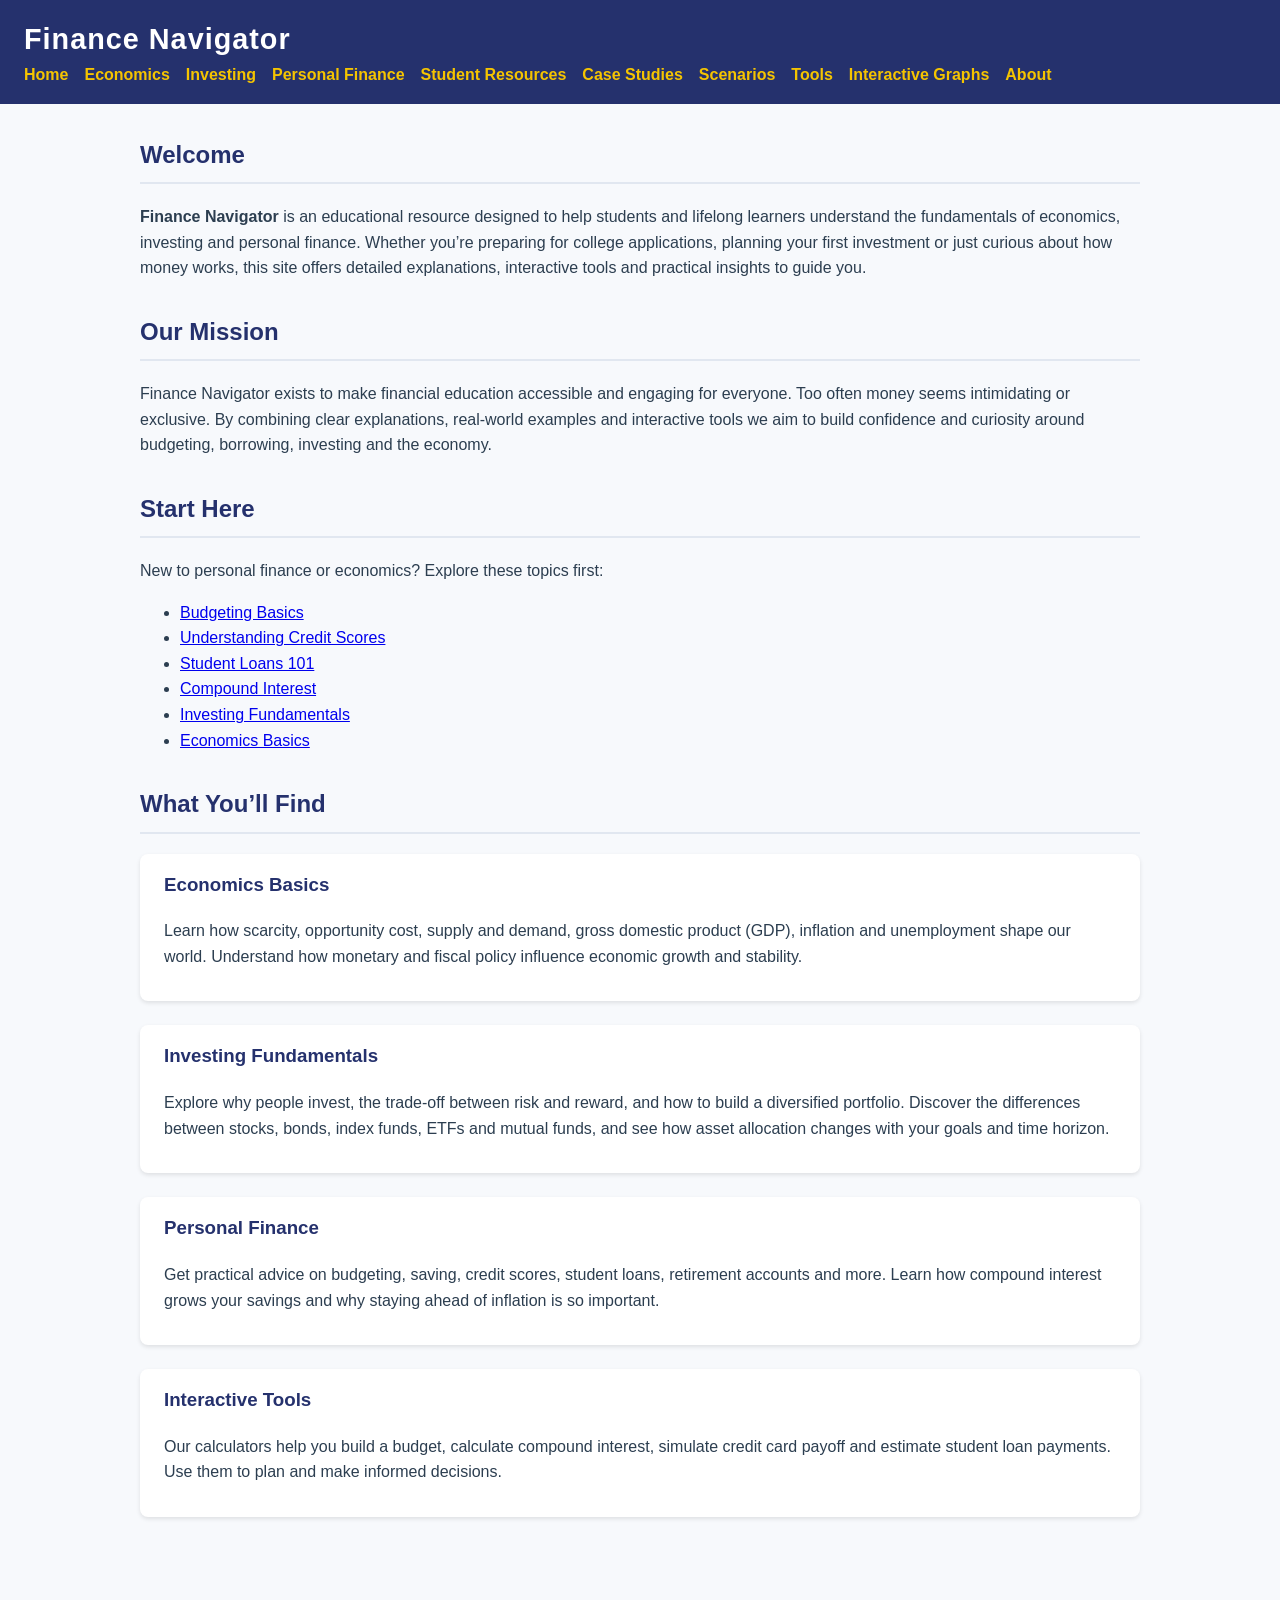
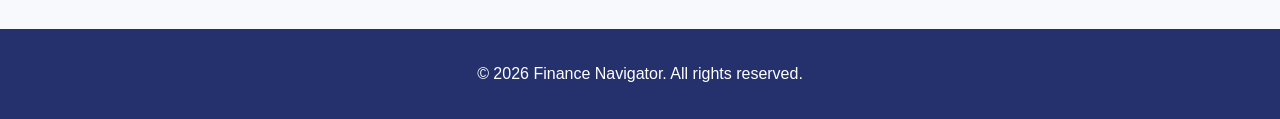
<file: index.html>
<!DOCTYPE html>
<html lang="en">
<head>
    <!-- Google tag (gtag.js) -->
    <script async src="https://www.googletagmanager.com/gtag/js?id=G-CVTMG77074"></script>
    <script>
      window.dataLayer = window.dataLayer || [];
      function gtag(){dataLayer.push(arguments);}
      gtag('js', new Date());

      gtag('config', 'G-CVTMG77074');
    </script>

    <meta charset="UTF-8">
    <meta name="viewport" content="width=device-width, initial-scale=1.0">
    <title>Finance Navigator – Home</title>
    <link rel="stylesheet" href="style.css">
</head>
<body>
    <header>
        <h1>Finance Navigator</h1>
        <nav>
            <ul>
                <li><a href="index.html">Home</a></li>
                <li><a href="economics.html">Economics</a></li>
                <li><a href="investing.html">Investing</a></li>
                <li><a href="personal_finance.html">Personal Finance</a></li>
                <li><a href="resources.html">Student Resources</a></li>
                <li><a href="examples.html">Case Studies</a></li>
                <li><a href="scenarios.html">Scenarios</a></li>
                <li><a href="tools.html">Tools</a></li>
                <li><a href="interactive.html">Interactive Graphs</a></li>
                <li><a href="about.html">About</a></li>
            </ul>
        </nav>
    </header>
    <main>
        <section>
            <h2>Welcome</h2>
            <p>
                <strong>Finance&nbsp;Navigator</strong> is an educational resource designed to help
                students and lifelong learners understand the fundamentals of
                economics, investing and personal finance.  Whether you’re
                preparing for college applications, planning your first
                investment or just curious about how money works, this site
                offers detailed explanations, interactive tools and practical
                insights to guide you.
            </p>
        </section>
        <!-- Mission and Start Here sections -->
        <section>
            <h2>Our Mission</h2>
            <p>
                Finance&nbsp;Navigator exists to make financial education accessible and engaging for everyone.  Too
                often money seems intimidating or exclusive.  By combining clear explanations, real‑world examples and interactive
                tools we aim to build confidence and curiosity around budgeting, borrowing, investing and the economy.
            </p>
        </section>
        <section>
            <h2>Start Here</h2>
            <p>
                New to personal finance or economics?  Explore these topics first:
            </p>
            <ul>
                <li><a href="personal_finance.html#budgeting">Budgeting Basics</a></li>
                <li><a href="personal_finance.html#credit-scores">Understanding Credit Scores</a></li>
                <li><a href="personal_finance.html#student-loans">Student Loans&nbsp;101</a></li>
                <li><a href="personal_finance.html#compound-interest">Compound Interest</a></li>
                <li><a href="investing.html">Investing Fundamentals</a></li>
                <li><a href="economics.html">Economics Basics</a></li>
            </ul>
        </section>
        <section>
            <h2>What You’ll Find</h2>
            <article>
                <h3>Economics Basics</h3>
                <p>Learn how scarcity, opportunity cost, supply and demand,
                gross domestic product (GDP), inflation and unemployment shape
                our world.  Understand how monetary and fiscal policy influence
                economic growth and stability.</p>
            </article>
            <article>
                <h3>Investing Fundamentals</h3>
                <p>Explore why people invest, the trade‑off between risk and
                reward, and how to build a diversified portfolio.  Discover the
                differences between stocks, bonds, index funds, ETFs and
                mutual funds, and see how asset allocation changes with your
                goals and time horizon.</p>
            </article>
            <article>
                <h3>Personal Finance</h3>
                <p>Get practical advice on budgeting, saving, credit scores,
                student loans, retirement accounts and more.  Learn how
                compound interest grows your savings and why staying ahead of
                inflation is so important.</p>
            </article>
            <article>
                <h3>Interactive Tools</h3>
                <p>Our calculators help you build a budget, calculate compound
                interest, simulate credit card payoff and estimate student loan
                payments.  Use them to plan and make informed decisions.</p>
            </article>
        </section>
    </main>
    <footer>
        <p>&copy; 2026 Finance Navigator. All rights reserved.</p>
    </footer>
</body>
</html>
</file>
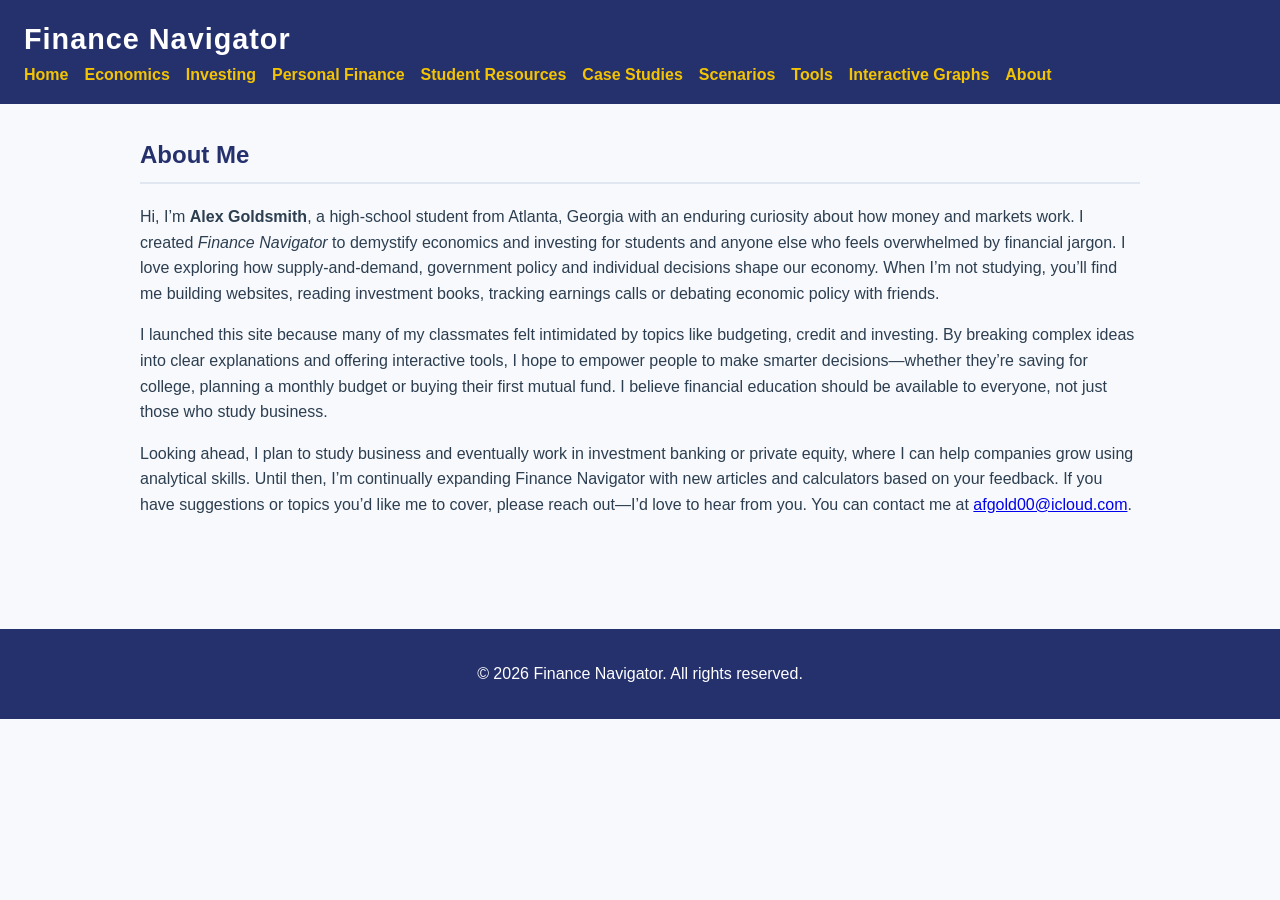
<file: about.html>
<!DOCTYPE html>
<html lang="en">
<head>
    <!-- Google tag (gtag.js) -->
    <script async src="https://www.googletagmanager.com/gtag/js?id=G-CVTMG77074"></script>
    <script>
      window.dataLayer = window.dataLayer || [];
      function gtag(){dataLayer.push(arguments);}
      gtag('js', new Date());

      gtag('config', 'G-CVTMG77074');
    </script>

    <meta charset="UTF-8">
    <meta name="viewport" content="width=device-width, initial-scale=1.0">
    <title>Finance Navigator – About</title>
    <link rel="stylesheet" href="style.css">
</head>
<body>
    <header>
        <h1>Finance Navigator</h1>
        <nav>
            <ul>
                <li><a href="index.html">Home</a></li>
                <li><a href="economics.html">Economics</a></li>
                <li><a href="investing.html">Investing</a></li>
                <li><a href="personal_finance.html">Personal Finance</a></li>
                <li><a href="resources.html">Student Resources</a></li>
                <li><a href="examples.html">Case Studies</a></li>
                <li><a href="scenarios.html">Scenarios</a></li>
                <li><a href="tools.html">Tools</a></li>
                <li><a href="interactive.html">Interactive Graphs</a></li>
                <li><a href="about.html">About</a></li>
            </ul>
        </nav>
    </header>
    <main>
        <section>
            <h2>About Me</h2>
            <p>
                Hi, I’m <strong>Alex&nbsp;Goldsmith</strong>, a high‑school student from
                Atlanta, Georgia with an enduring curiosity about how money and
                markets work.  I created <em>Finance&nbsp;Navigator</em> to demystify
                economics and investing for students and anyone else who feels
                overwhelmed by financial jargon.  I love exploring how
                supply‑and‑demand, government policy and individual decisions
                shape our economy.  When I’m not studying, you’ll find me
                building websites, reading investment books, tracking earnings
                calls or debating economic policy with friends.
            </p>
            <p>
                I launched this site because many of my classmates felt
                intimidated by topics like budgeting, credit and investing.
                By breaking complex ideas into clear explanations and offering
                interactive tools, I hope to empower people to make smarter
                decisions—whether they’re saving for college, planning a
                monthly budget or buying their first mutual fund.  I believe
                financial education should be available to everyone, not just
                those who study business.
            </p>
            <p>
                Looking ahead, I plan to study business and eventually work in
                investment banking or private equity, where I can help
                companies grow using analytical skills.  Until then, I’m
                continually expanding Finance&nbsp;Navigator with new articles and
                calculators based on your feedback.  If you have suggestions
                or topics you’d like me to cover, please reach out—I’d love to
                hear from you.  You can contact me at
                <a href="mailto:afgold00@icloud.com">afgold00@icloud.com</a>.
            </p>
        </section>
    </main>
    <footer>
        <p>&copy; 2026 Finance Navigator. All rights reserved.</p>
    </footer>
</body>
</html>
</file>
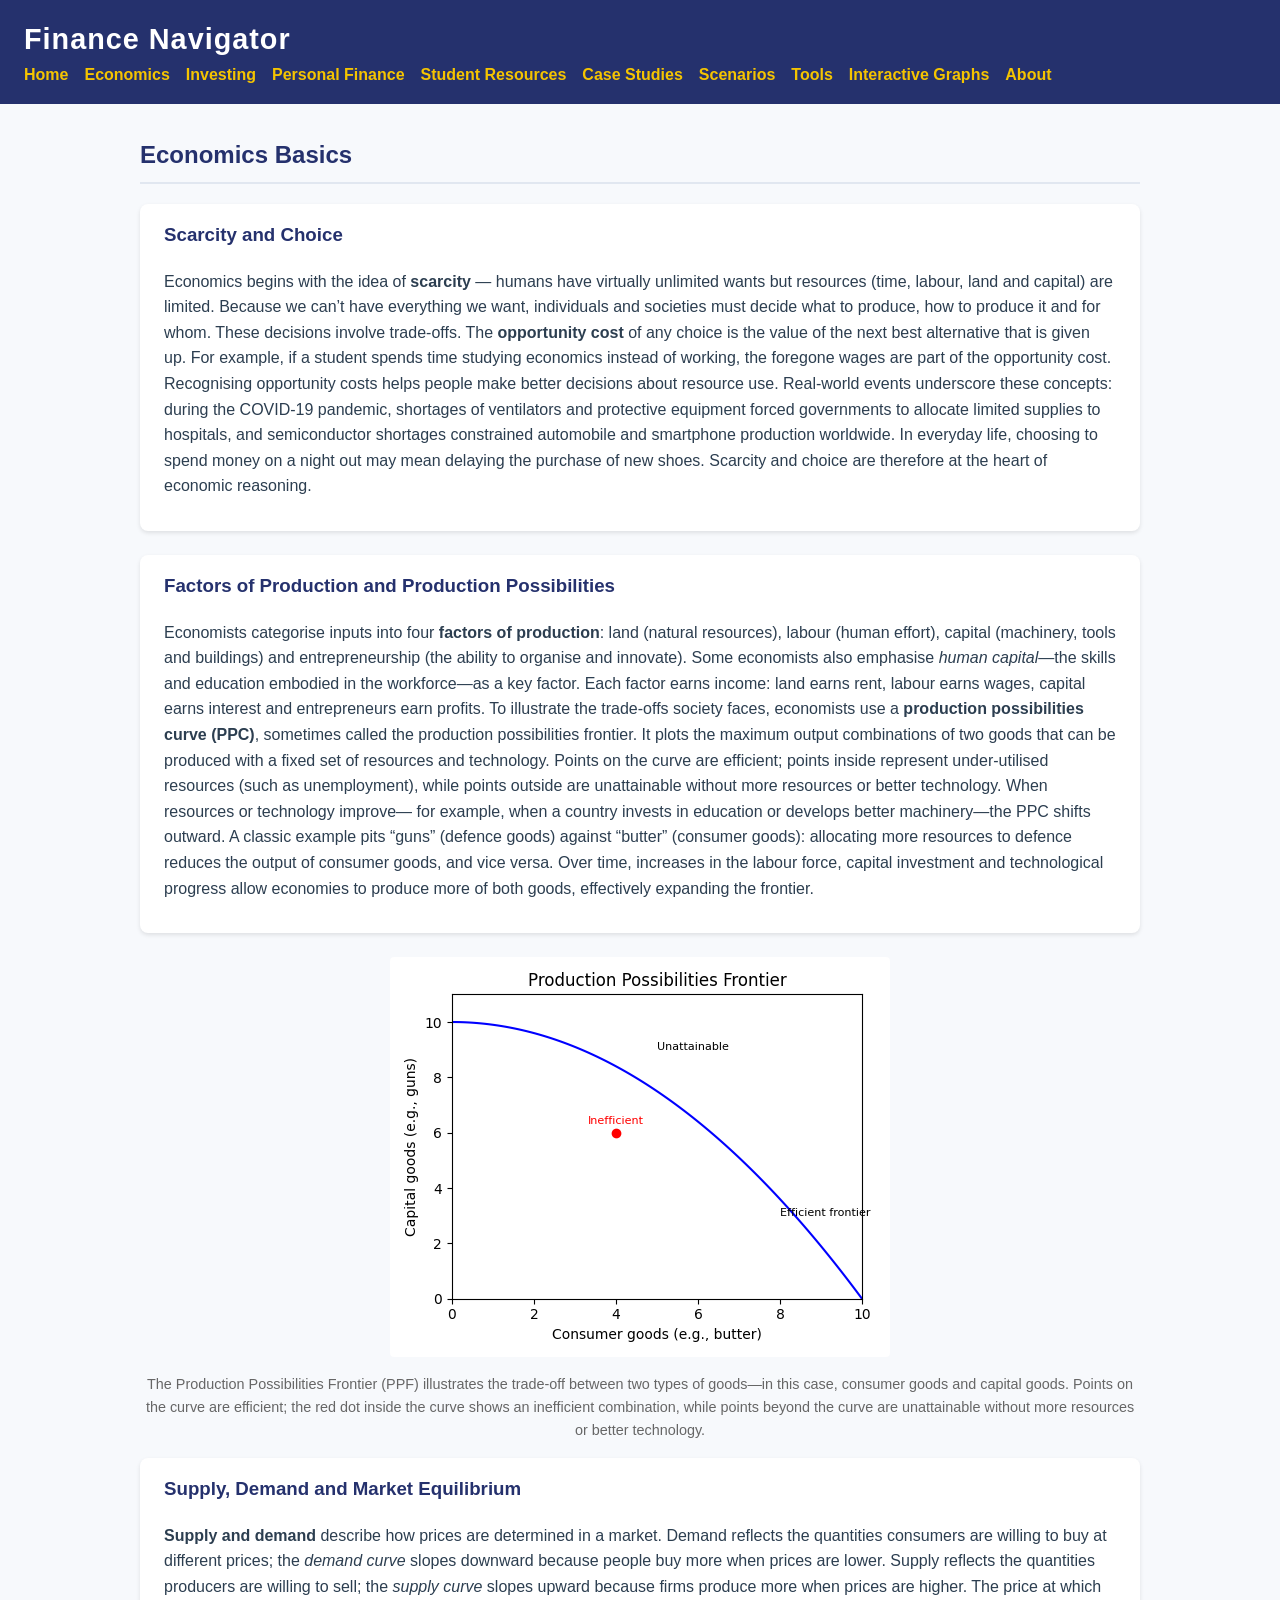
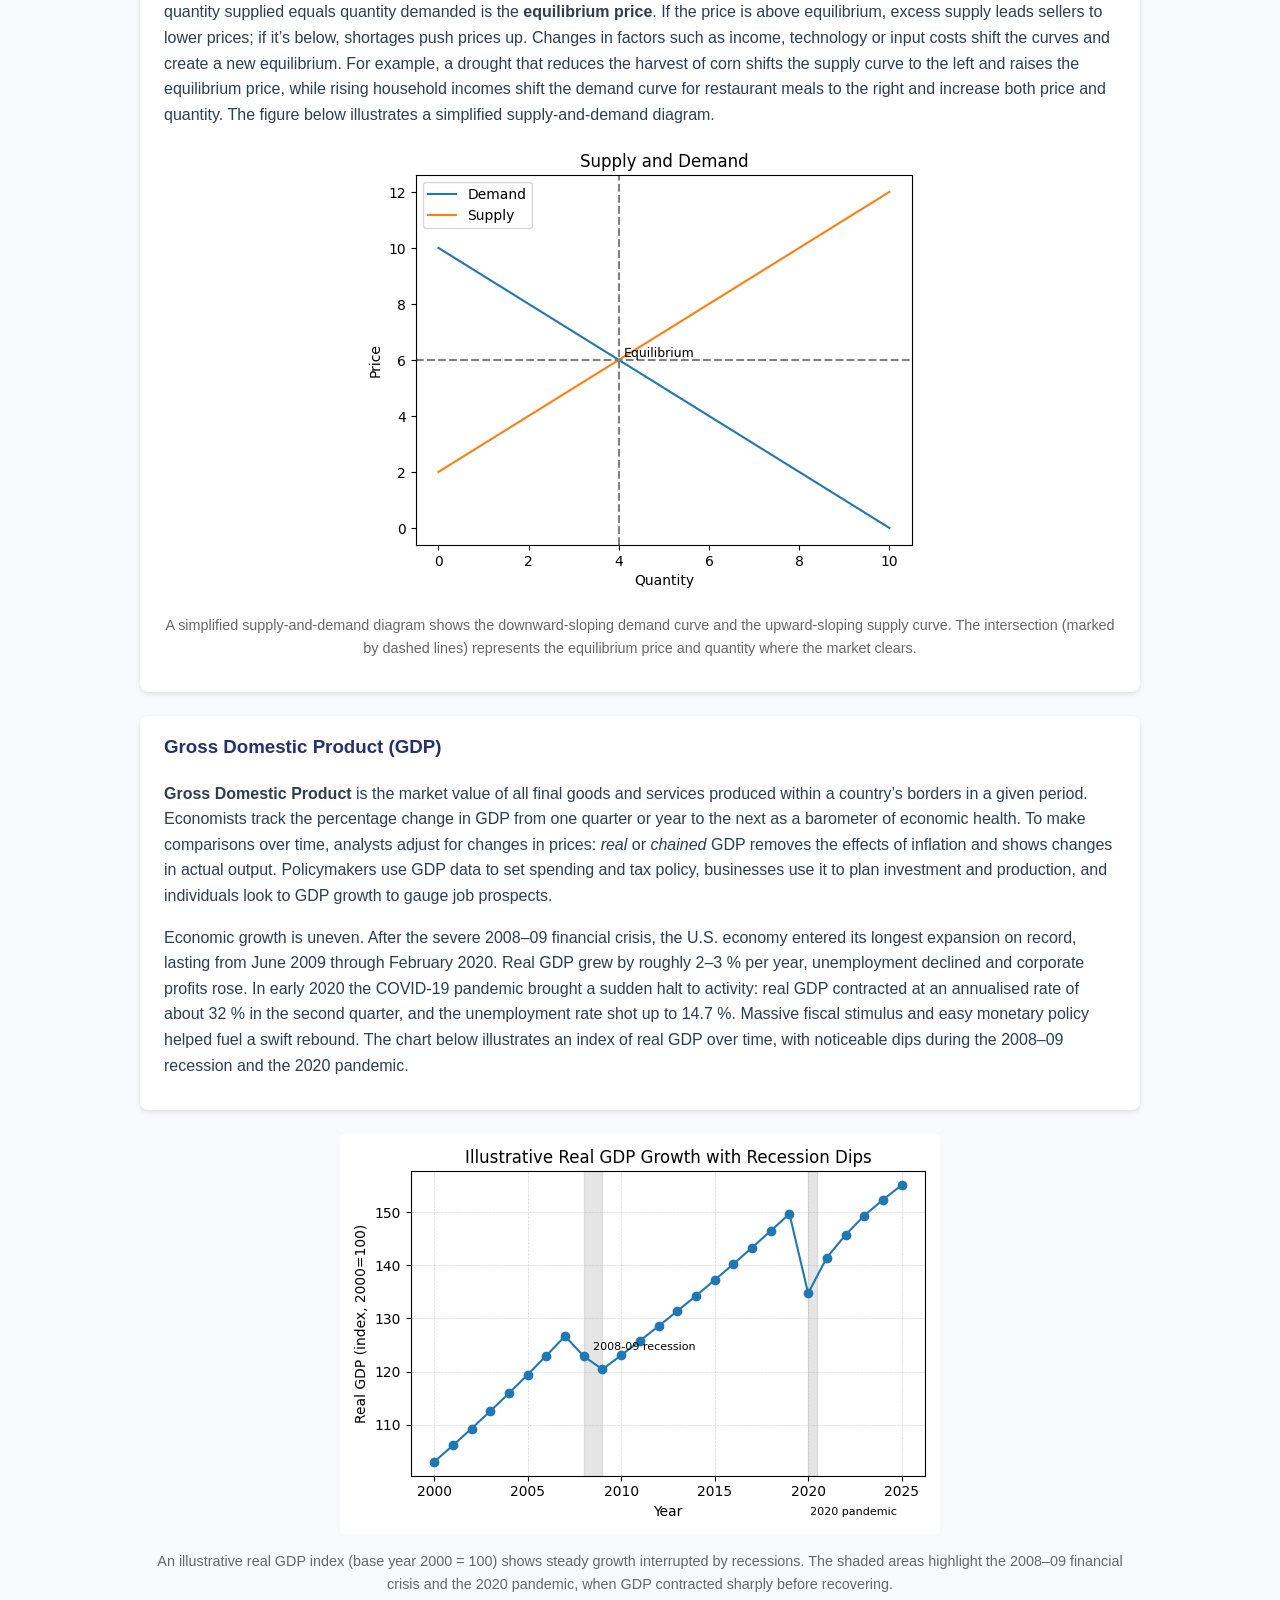
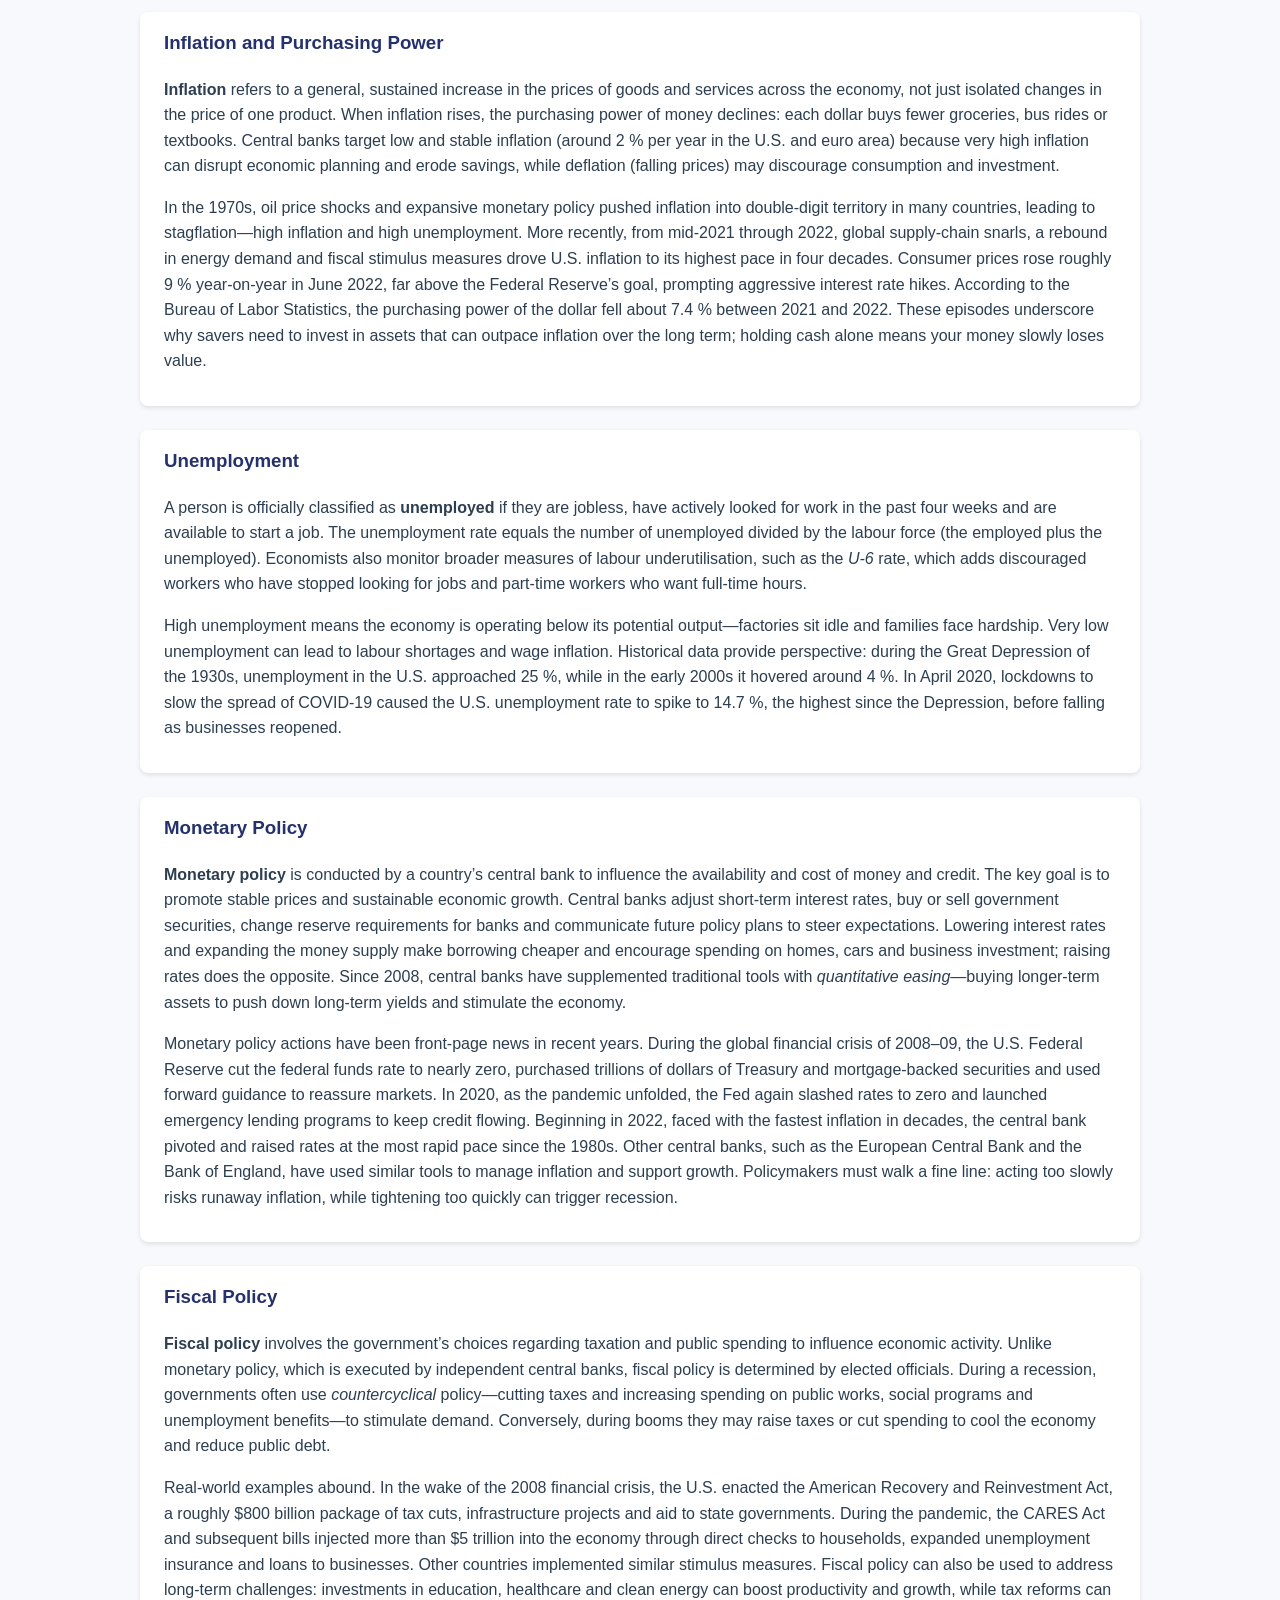
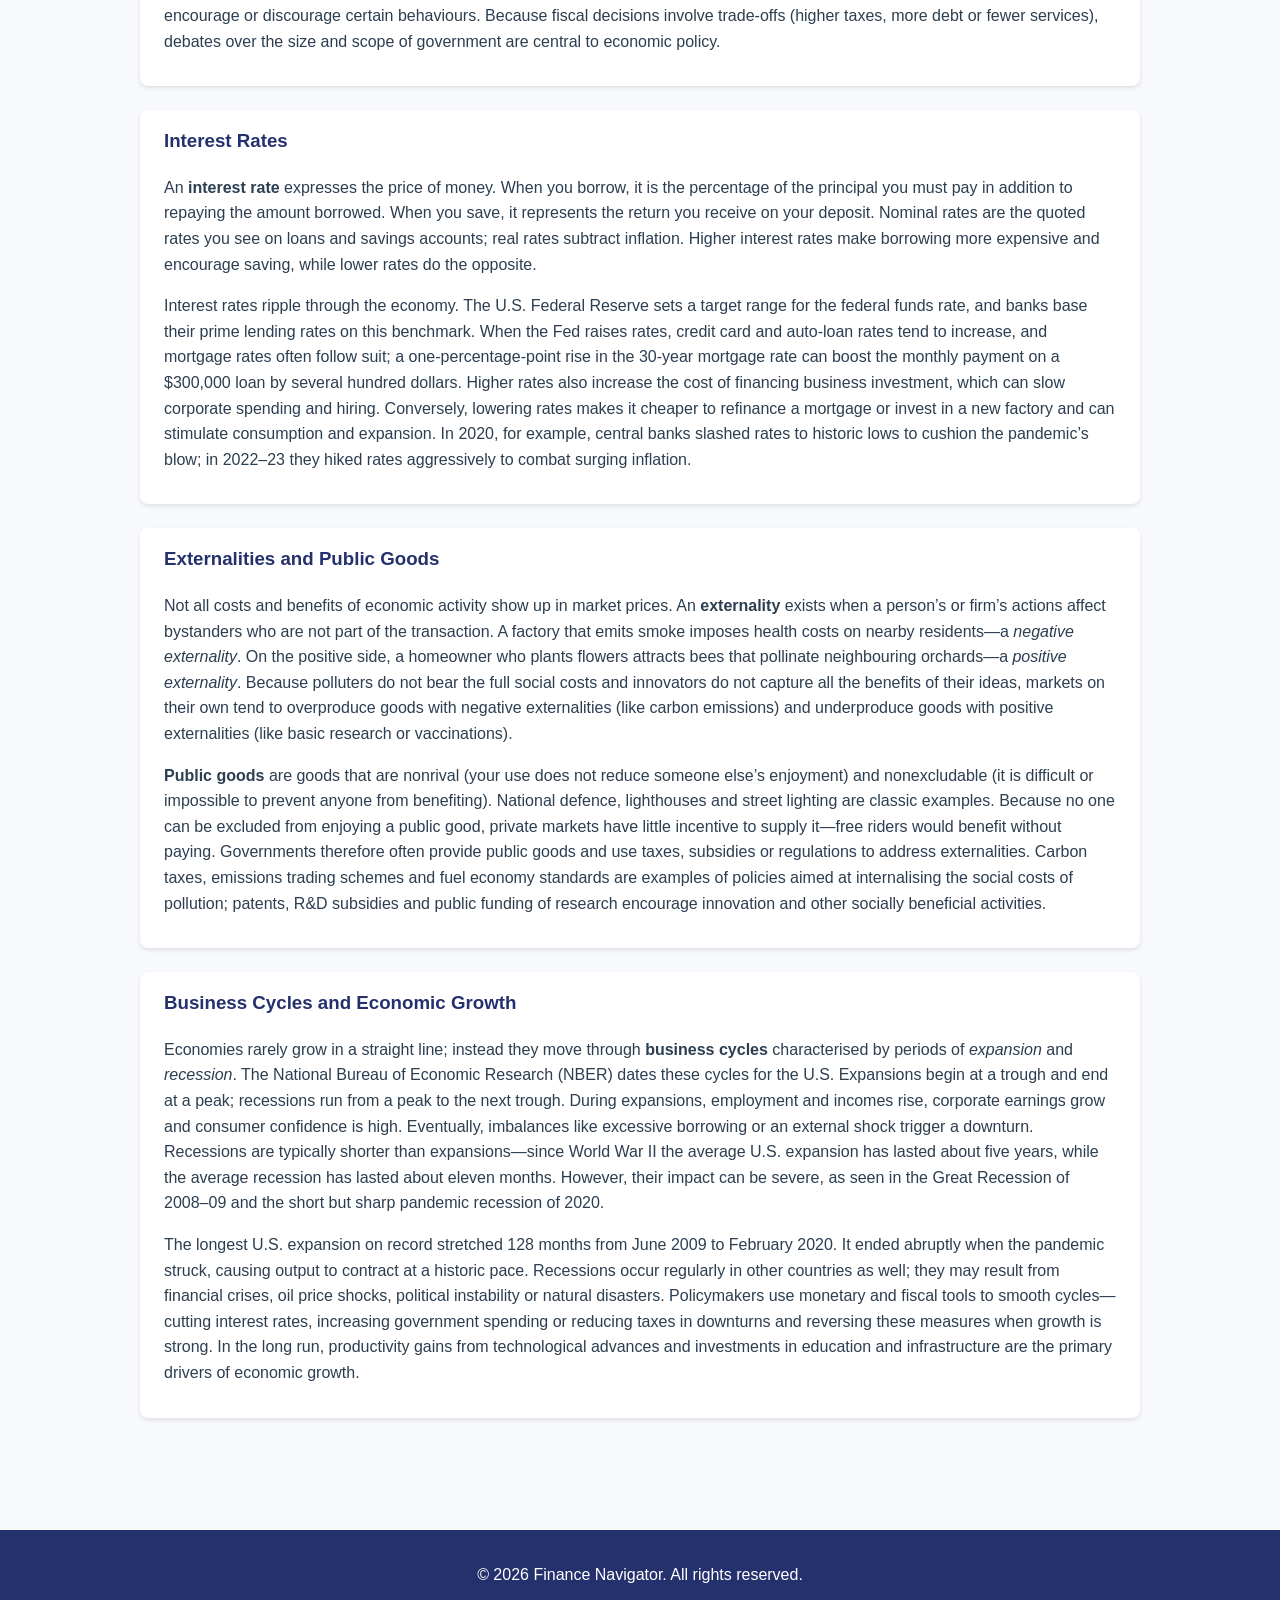
<file: economics.html>
<!DOCTYPE html>
<html lang="en">
<head>
    <!-- Google tag (gtag.js) -->
    <script async src="https://www.googletagmanager.com/gtag/js?id=G-CVTMG77074"></script>
    <script>
      window.dataLayer = window.dataLayer || [];
      function gtag(){dataLayer.push(arguments);}
      gtag('js', new Date());

      gtag('config', 'G-CVTMG77074');
    </script>

    <meta charset="UTF-8">
    <meta name="viewport" content="width=device-width, initial-scale=1.0">
    <title>Finance Navigator – Economics</title>
    <link rel="stylesheet" href="style.css">
</head>
<body>
    <header>
        <h1>Finance Navigator</h1>
        <nav>
            <ul>
                <li><a href="index.html">Home</a></li>
                <li><a href="economics.html">Economics</a></li>
                <li><a href="investing.html">Investing</a></li>
                <li><a href="personal_finance.html">Personal Finance</a></li>
                <li><a href="resources.html">Student Resources</a></li>
                <li><a href="examples.html">Case Studies</a></li>
                <li><a href="scenarios.html">Scenarios</a></li>
                <li><a href="tools.html">Tools</a></li>
                <li><a href="interactive.html">Interactive Graphs</a></li>
                <li><a href="about.html">About</a></li>
            </ul>
        </nav>
    </header>
    <main>
        <section>
            <h2>Economics Basics</h2>
            <article>
                <h3>Scarcity and Choice</h3>
                <p>
                    Economics begins with the idea of <strong>scarcity</strong> —
                    humans have virtually unlimited wants but resources (time,
                    labour, land and capital) are limited. Because we can’t
                    have everything we want, individuals and societies must
                    decide what to produce, how to produce it and for whom.
                    These decisions involve trade‑offs. The
                    <strong>opportunity cost</strong> of any choice is the value of
                    the next best alternative that is given up. For example,
                    if a student spends time studying economics instead of working,
                    the foregone wages are part of the opportunity cost.  Recognising
                    opportunity costs helps people make better decisions about
                    resource use.  Real‑world events underscore these concepts:
                    during the COVID‑19 pandemic, shortages of ventilators and protective equipment
                    forced governments to allocate limited supplies to hospitals, and
                    semiconductor shortages constrained automobile and smartphone production
                    worldwide.  In everyday life, choosing to spend money on a night out may
                    mean delaying the purchase of new shoes.  Scarcity and choice are
                    therefore at the heart of economic reasoning.
                </p>
            </article>
            <article>
                <h3>Factors of Production and Production Possibilities</h3>
                <p>
                    Economists categorise inputs into four
                    <strong>factors of production</strong>: land (natural
                    resources), labour (human effort), capital (machinery,
                    tools and buildings) and entrepreneurship (the ability to
                    organise and innovate).  Some economists also emphasise
                    <em>human capital</em>—the skills and education embodied in the
                    workforce—as a key factor.  Each factor earns income:
                    land earns rent, labour earns wages, capital earns
                    interest and entrepreneurs earn profits.  To illustrate
                    the trade‑offs society faces, economists use a
                    <strong>production possibilities curve (PPC)</strong>, sometimes called
                    the production possibilities frontier.  It plots the
                    maximum output combinations of two goods that can be
                    produced with a fixed set of resources and technology.  Points
                    on the curve are efficient; points inside represent
                    under‑utilised resources (such as unemployment), while
                    points outside are unattainable without more resources or
                    better technology.  When resources or technology improve—
                    for example, when a country invests in education or
                    develops better machinery—the PPC shifts outward.  A
                    classic example pits “guns” (defence goods) against
                    “butter” (consumer goods): allocating more resources to
                    defence reduces the output of consumer goods, and vice
                    versa.  Over time, increases in the labour force, capital
                    investment and technological progress allow economies to
                    produce more of both goods, effectively expanding the
                    frontier.
                </p>
            </article>

            <!-- PPF Diagram -->
            <figure>
                <img src="img/ppf_diagram.png" alt="Production Possibilities Frontier diagram showing a trade‑off between capital and consumer goods">
                <figcaption>
                    The Production Possibilities Frontier (PPF) illustrates the
                    trade‑off between two types of goods—in this case,
                    consumer goods and capital goods.  Points on the curve are
                    efficient; the red dot inside the curve shows an
                    inefficient combination, while points beyond the curve are
                    unattainable without more resources or better technology.
                </figcaption>
            </figure>
            <article>
                <h3>Supply, Demand and Market Equilibrium</h3>
                <p>
                    <strong>Supply and demand</strong> describe how prices are
                    determined in a market. Demand reflects the quantities
                    consumers are willing to buy at different prices; the
                    <em>demand curve</em> slopes downward because people buy more
                    when prices are lower. Supply reflects the quantities
                    producers are willing to sell; the <em>supply curve</em>
                    slopes upward because firms produce more when prices are
                    higher. The price at which quantity supplied equals
                    quantity demanded is the <strong>equilibrium price</strong>.
                    If the price is above equilibrium, excess supply leads
                    sellers to lower prices; if it’s below, shortages push
                    prices up. Changes in factors such as income, technology
                    or input costs shift the curves and create a new
                    equilibrium. For example, a drought that reduces the
                    harvest of corn shifts the supply curve to the left and
                    raises the equilibrium price, while rising household
                    incomes shift the demand curve for restaurant meals to
                    the right and increase both price and quantity. The
                    figure below illustrates a simplified supply‑and‑demand
                    diagram.
                </p>
                <figure>
                    <img src="img/supply_demand.png" alt="Supply and Demand curves showing equilibrium">
                    <figcaption>
                        A simplified supply‑and‑demand diagram shows the downward‑sloping demand curve and the
                        upward‑sloping supply curve. The intersection (marked by dashed lines) represents the
                        equilibrium price and quantity where the market clears.
                    </figcaption>
                </figure>
            </article>
            <article>
                <h3>Gross Domestic Product (GDP)</h3>
                <p>
                    <strong>Gross Domestic Product</strong> is the market value of
                    all final goods and services produced within a country’s
                    borders in a given period.  Economists track the
                    percentage change in GDP from one quarter or year to the
                    next as a barometer of economic health.  To make
                    comparisons over time, analysts adjust for changes in
                    prices: <em>real</em> or <em>chained</em> GDP removes the effects of
                    inflation and shows changes in actual output.  Policymakers
                    use GDP data to set spending and tax policy, businesses use
                    it to plan investment and production, and individuals look
                    to GDP growth to gauge job prospects.
                </p>
                <p>
                    Economic growth is uneven.  After the severe 2008–09
                    financial crisis, the U.S. economy entered its longest
                    expansion on record, lasting from June 2009 through
                    February 2020.  Real GDP grew by roughly 2–3&nbsp;% per year,
                    unemployment declined and corporate profits rose.
                    In early 2020 the COVID‑19 pandemic brought a
                    sudden halt to activity: real GDP contracted at an
                    annualised rate of about 32&nbsp;% in the second quarter, and
                    the unemployment rate shot up to 14.7&nbsp%.  Massive
                    fiscal stimulus and easy monetary policy helped fuel a
                    swift rebound.  The chart below illustrates an index of
                    real GDP over time, with noticeable dips during the 2008–09
                    recession and the 2020 pandemic.
                </p>
            </article>
            <figure>
                <img src="img/gdp_chart.png" alt="Illustrative line chart of real GDP index with recession dips">
                <figcaption>
                    An illustrative real GDP index (base year 2000 = 100) shows
                    steady growth interrupted by recessions.  The shaded
                    areas highlight the 2008–09 financial crisis and the
                    2020 pandemic, when GDP contracted sharply before
                    recovering.
                </figcaption>
            </figure>
            <article>
                <h3>Inflation and Purchasing Power</h3>
                <p>
                    <strong>Inflation</strong> refers to a general, sustained increase in the
                    prices of goods and services across the economy, not just
                    isolated changes in the price of one product.  When
                    inflation rises, the purchasing power of money declines:
                    each dollar buys fewer groceries, bus rides or textbooks.
                    Central banks target low and stable inflation (around 2&nbsp;%
                    per year in the U.S. and euro area) because very high
                    inflation can disrupt economic planning and erode savings,
                    while deflation (falling prices) may discourage
                    consumption and investment.
                </p>
                <p>
                    In the 1970s, oil price shocks and expansive monetary
                    policy pushed inflation into double‑digit territory in many
                    countries, leading to stagflation—high inflation and high
                    unemployment.  More recently, from mid‑2021 through 2022,
                    global supply‑chain snarls, a rebound in energy demand and
                    fiscal stimulus measures drove U.S. inflation to its
                    highest pace in four decades.  Consumer prices rose
                    roughly 9&nbsp;% year‑on‑year in June 2022, far above the
                    Federal Reserve’s goal, prompting aggressive interest rate
                    hikes.  According to the Bureau of Labor Statistics, the
                    purchasing power of the dollar fell about 7.4 % between
                    2021 and 2022.  These episodes underscore why savers need
                    to invest in assets that can outpace inflation over the
                    long term; holding cash alone means your money slowly
                    loses value.
                </p>
            </article>
            <article>
                <h3>Unemployment</h3>
                <p>
                    A person is officially classified as <strong>unemployed</strong> if
                    they are jobless, have actively looked for work in the
                    past four weeks and are available to start a job.  The
                    unemployment rate equals the number of unemployed divided
                    by the labour force (the employed plus the unemployed).
                    Economists also monitor broader measures of labour
                    underutilisation, such as the <em>U‑6</em> rate, which adds
                    discouraged workers who have stopped looking for jobs and
                    part‑time workers who want full‑time hours.
                </p>
                <p>
                    High unemployment means the economy is operating below its
                    potential output—factories sit idle and families face
                    hardship.  Very low unemployment can lead to labour
                    shortages and wage inflation.  Historical data provide
                    perspective: during the Great Depression of the 1930s,
                    unemployment in the U.S. approached 25&nbsp;%, while in the
                    early 2000s it hovered around 4&nbsp;%.  In April 2020,
                    lockdowns to slow the spread of COVID‑19 caused the U.S.
                    unemployment rate to spike to 14.7 %, the highest since
                    the Depression, before falling as businesses reopened.
                </p>
            </article>
            <article>
                <h3>Monetary Policy</h3>
                <p>
                    <strong>Monetary policy</strong> is conducted by a country’s
                    central bank to influence the availability and cost of
                    money and credit.  The key goal is to promote stable
                    prices and sustainable economic growth.  Central banks
                    adjust short‑term interest rates, buy or sell government
                    securities, change reserve requirements for banks and
                    communicate future policy plans to steer expectations.
                    Lowering interest rates and expanding the money supply
                    make borrowing cheaper and encourage spending on homes,
                    cars and business investment; raising rates does the
                    opposite.  Since 2008, central banks have supplemented
                    traditional tools with <em>quantitative easing</em>—buying
                    longer‑term assets to push down long‑term yields and
                    stimulate the economy.
                </p>
                <p>
                    Monetary policy actions have been front‑page news in recent
                    years.  During the global financial crisis of 2008–09,
                    the U.S. Federal Reserve cut the federal funds rate to
                    nearly zero, purchased trillions of dollars of Treasury
                    and mortgage‑backed securities and used forward guidance to
                    reassure markets.  In 2020, as the pandemic unfolded, the
                    Fed again slashed rates to zero and launched emergency
                    lending programs to keep credit flowing.  Beginning in
                    2022, faced with the fastest inflation in decades, the
                    central bank pivoted and raised rates at the most rapid
                    pace since the 1980s.  Other central banks, such as the
                    European Central Bank and the Bank of England, have used
                    similar tools to manage inflation and support growth.
                    Policymakers must walk a fine line: acting too slowly
                    risks runaway inflation, while tightening too quickly can
                    trigger recession.
                </p>
            </article>
            <article>
                <h3>Fiscal Policy</h3>
                <p>
                    <strong>Fiscal policy</strong> involves the government’s choices
                    regarding taxation and public spending to influence
                    economic activity.  Unlike monetary policy, which is
                    executed by independent central banks, fiscal policy is
                    determined by elected officials.  During a recession,
                    governments often use <em>countercyclical</em> policy—cutting
                    taxes and increasing spending on public works, social
                    programs and unemployment benefits—to stimulate demand.
                    Conversely, during booms they may raise taxes or cut
                    spending to cool the economy and reduce public debt.
                </p>
                <p>
                    Real‑world examples abound.  In the wake of the 2008
                    financial crisis, the U.S. enacted the American Recovery
                    and Reinvestment Act, a roughly $800 billion package of
                    tax cuts, infrastructure projects and aid to state
                    governments.  During the pandemic, the CARES Act and
                    subsequent bills injected more than $5 trillion into the
                    economy through direct checks to households, expanded
                    unemployment insurance and loans to businesses.  Other
                    countries implemented similar stimulus measures.  Fiscal
                    policy can also be used to address long‑term challenges:
                    investments in education, healthcare and clean energy can
                    boost productivity and growth, while tax reforms can
                    encourage or discourage certain behaviours.  Because
                    fiscal decisions involve trade‑offs (higher taxes, more
                    debt or fewer services), debates over the size and scope
                    of government are central to economic policy.
                </p>
            </article>

            <!-- Additional economics topics for a deeper understanding -->
            <article>
                <h3>Interest Rates</h3>
                <p>
                    An <strong>interest rate</strong> expresses the price of money.  When you borrow, it is
                    the percentage of the principal you must pay in addition to repaying the amount borrowed.  When you
                    save, it represents the return you receive on your deposit.  Nominal rates are the quoted rates you
                    see on loans and savings accounts; real rates subtract inflation.  Higher interest rates make
                    borrowing more expensive and encourage saving, while lower rates do the opposite.
                </p>
                <p>
                    Interest rates ripple through the economy.  The U.S.
                    Federal Reserve sets a target range for the federal funds
                    rate, and banks base their prime lending rates on this
                    benchmark.  When the Fed raises rates, credit card and
                    auto‑loan rates tend to increase, and mortgage rates often
                    follow suit; a one‑percentage‑point rise in the 30‑year
                    mortgage rate can boost the monthly payment on a $300,000
                    loan by several hundred dollars.  Higher rates also
                    increase the cost of financing business investment, which
                    can slow corporate spending and hiring.  Conversely,
                    lowering rates makes it cheaper to refinance a mortgage or
                    invest in a new factory and can stimulate consumption and
                    expansion.  In 2020, for example, central banks slashed
                    rates to historic lows to cushion the pandemic’s blow; in
                    2022–23 they hiked rates aggressively to combat surging
                    inflation.
                </p>
            </article>
            <article>
                <h3>Externalities and Public Goods</h3>
                <p>
                    Not all costs and benefits of economic activity show up in market prices.  An <strong>externality</strong>
                    exists when a person’s or firm’s actions affect bystanders who are not part of the transaction.  A
                    factory that emits smoke imposes health costs on nearby residents—a <em>negative externality</em>.  On
                    the positive side, a homeowner who plants flowers attracts bees that pollinate neighbouring
                    orchards—a <em>positive externality</em>.  Because polluters do not bear the full social costs and
                    innovators do not capture all the benefits of their ideas, markets on their own tend to overproduce
                    goods with negative externalities (like carbon emissions) and underproduce goods with positive
                    externalities (like basic research or vaccinations).
                </p>
                <p>
                    <strong>Public goods</strong> are goods that are nonrival (your use does not reduce someone else’s
                    enjoyment) and nonexcludable (it is difficult or impossible to prevent anyone from benefiting).
                    National defence, lighthouses and street lighting are classic examples.  Because no one can be
                    excluded from enjoying a public good, private markets have little incentive to supply it—free riders
                    would benefit without paying.  Governments therefore often provide public goods and use taxes,
                    subsidies or regulations to address externalities.  Carbon taxes, emissions trading schemes and
                    fuel economy standards are examples of policies aimed at internalising the social costs of
                    pollution; patents, R&D subsidies and public funding of research encourage innovation and other
                    socially beneficial activities.
                </p>
            </article>
            <article>
                <h3>Business Cycles and Economic Growth</h3>
                <p>
                    Economies rarely grow in a straight line; instead they move through <strong>business cycles</strong>
                    characterised by periods of <em>expansion</em> and <em>recession</em>.  The National Bureau of Economic
                    Research (NBER) dates these cycles for the U.S.  Expansions begin at a trough and end at a peak;
                    recessions run from a peak to the next trough.  During expansions, employment and incomes rise,
                    corporate earnings grow and consumer confidence is high.  Eventually, imbalances like excessive
                    borrowing or an external shock trigger a downturn.  Recessions are typically shorter than
                    expansions—since World War II the average U.S. expansion has lasted about five years, while the
                    average recession has lasted about eleven months.  However, their impact can be severe, as seen in
                    the Great Recession of 2008–09 and the short but sharp pandemic recession of 2020.
                </p>
                <p>
                    The longest U.S. expansion on record stretched 128 months from June 2009 to February 2020.  It
                    ended abruptly when the pandemic struck, causing output to contract at a historic pace.  Recessions
                    occur regularly in other countries as well; they may result from financial crises, oil price shocks,
                    political instability or natural disasters.  Policymakers use monetary and fiscal tools to smooth
                    cycles—cutting interest rates, increasing government spending or reducing taxes in downturns and
                    reversing these measures when growth is strong.  In the long run, productivity gains from
                    technological advances and investments in education and infrastructure are the primary drivers of
                    economic growth.
                </p>
            </article>
        </section>
    </main>
    <footer>
        <p>&copy; 2026 Finance Navigator. All rights reserved.</p>
    </footer>
</body>
</html>
</file>
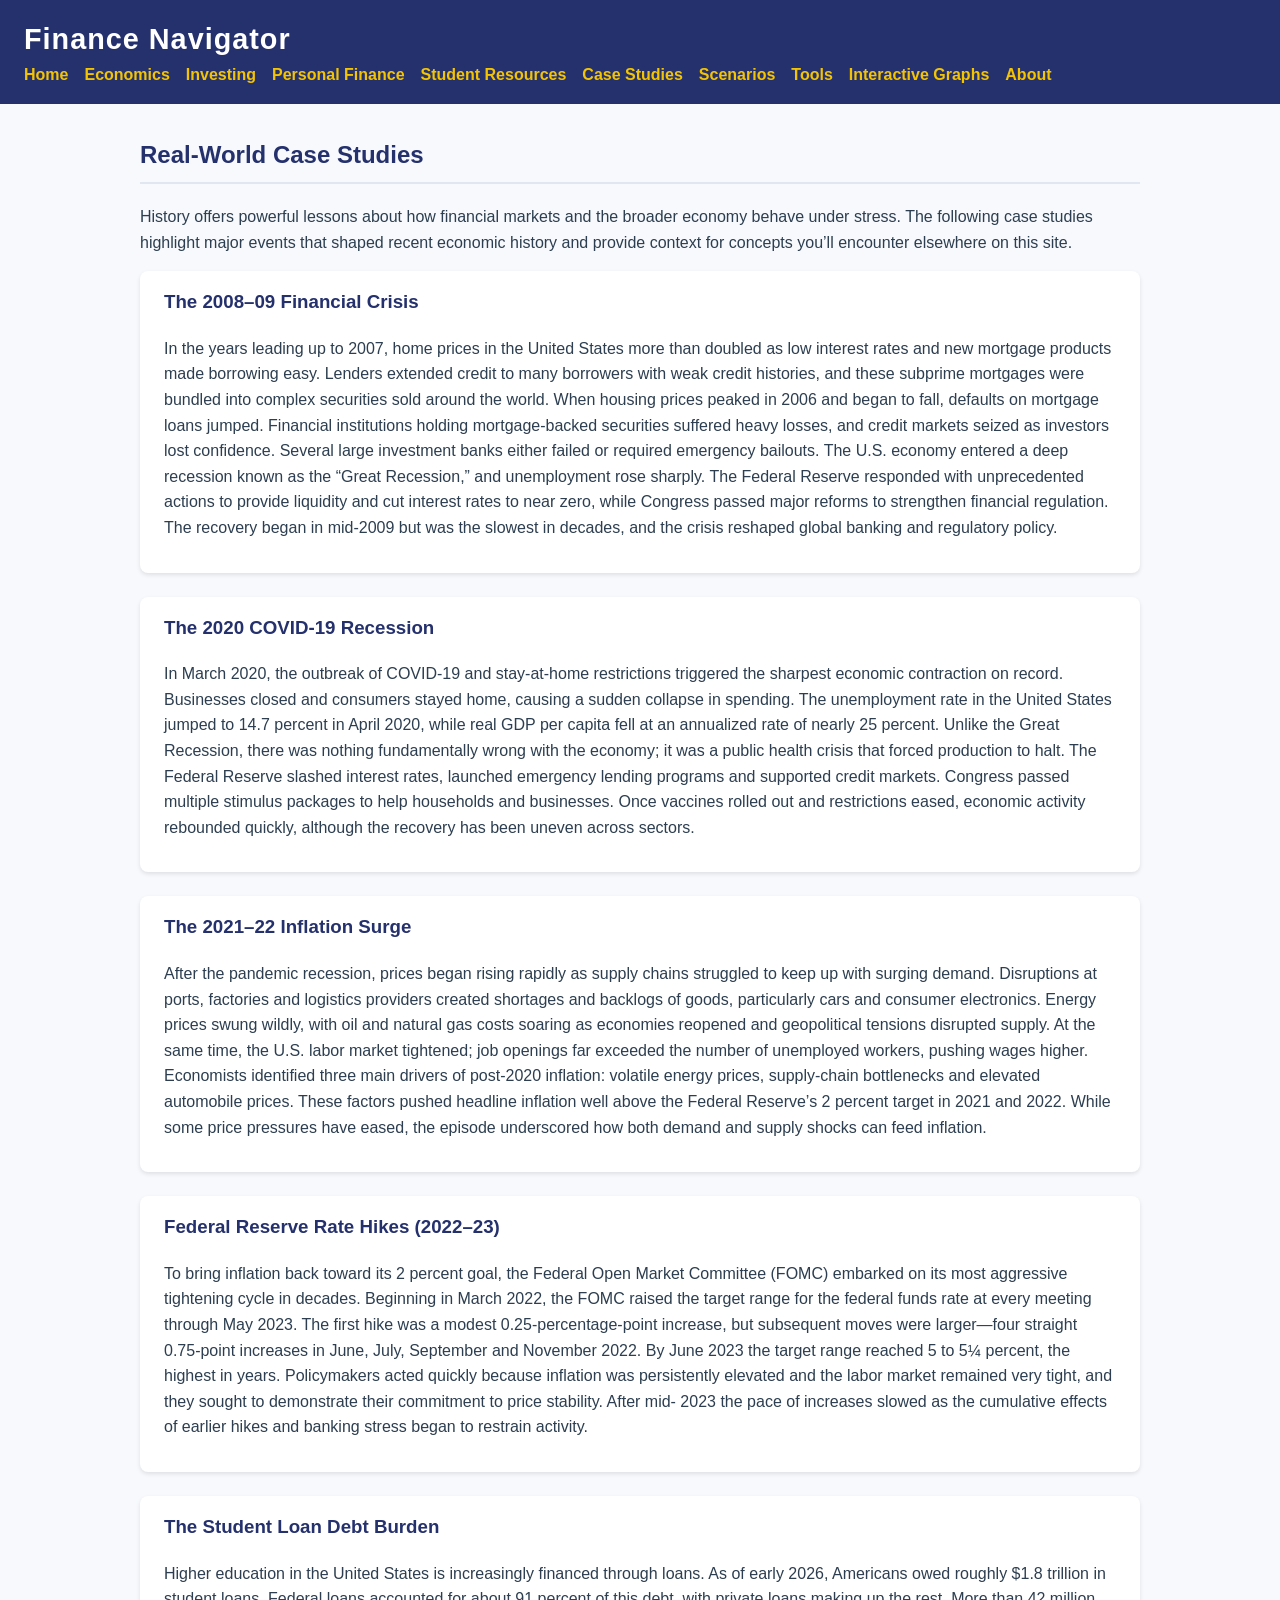
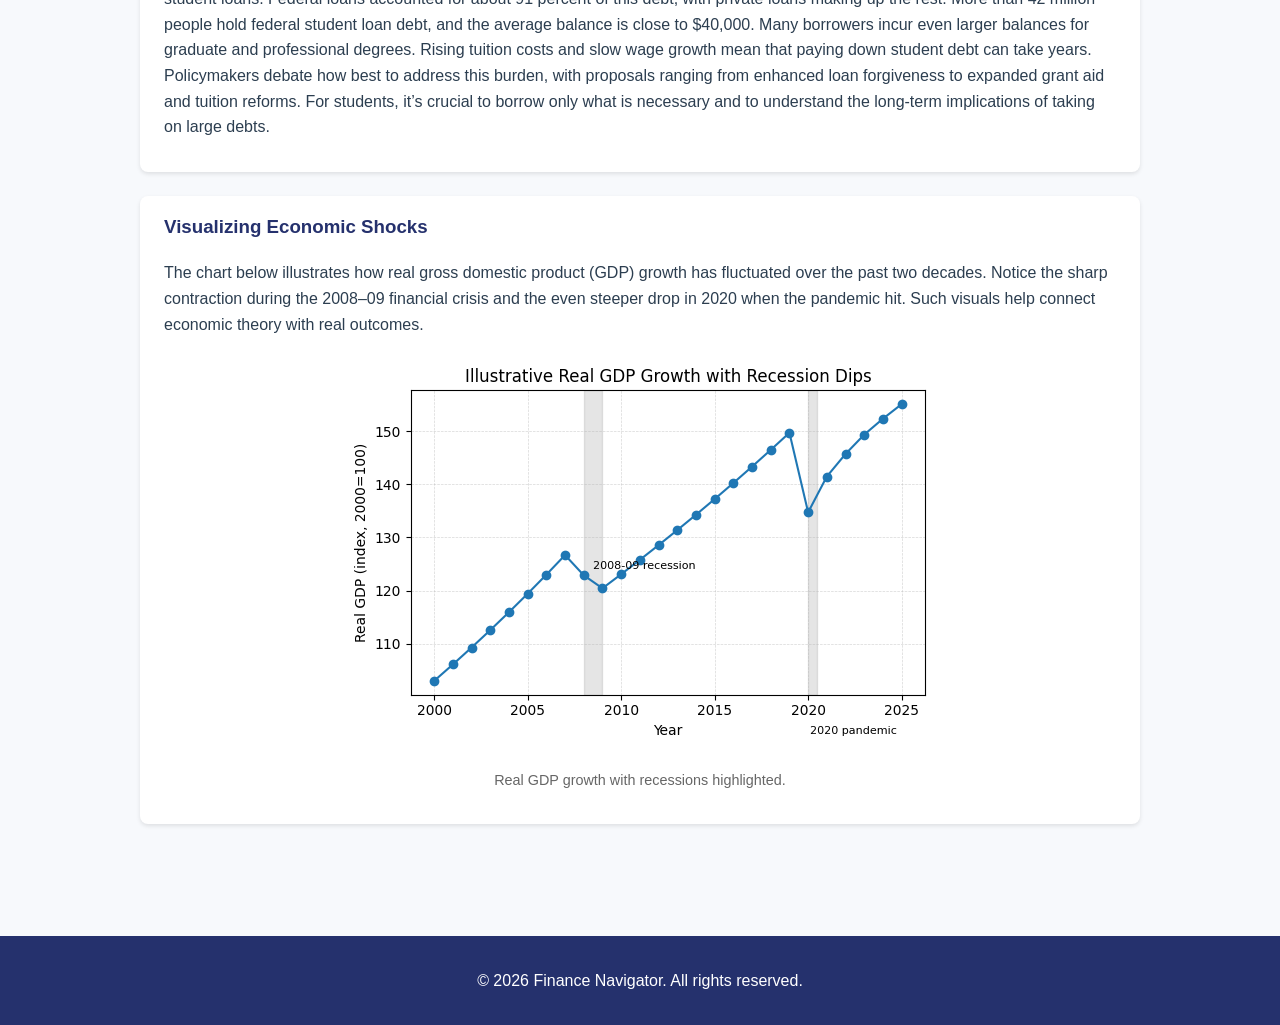
<file: examples.html>
<!DOCTYPE html>
<html lang="en">
<head>
    <!-- Google tag (gtag.js) -->
    <script async src="https://www.googletagmanager.com/gtag/js?id=G-CVTMG77074"></script>
    <script>
      window.dataLayer = window.dataLayer || [];
      function gtag(){dataLayer.push(arguments);}
      gtag('js', new Date());

      gtag('config', 'G-CVTMG77074');
    </script>

    <meta charset="UTF-8">
    <meta name="viewport" content="width=device-width, initial-scale=1.0">
    <title>Finance Navigator – Real‑World Case Studies</title>
    <link rel="stylesheet" href="style.css">
</head>
<body>
    <header>
        <h1>Finance Navigator</h1>
        <nav>
            <ul>
                <li><a href="index.html">Home</a></li>
                <li><a href="economics.html">Economics</a></li>
                <li><a href="investing.html">Investing</a></li>
                <li><a href="personal_finance.html">Personal Finance</a></li>
                <li><a href="resources.html">Student Resources</a></li>
                <li><a href="examples.html">Case Studies</a></li>
                <li><a href="scenarios.html">Scenarios</a></li>
                <li><a href="tools.html">Tools</a></li>
                <li><a href="interactive.html">Interactive Graphs</a></li>
                <li><a href="about.html">About</a></li>
            </ul>
        </nav>
    </header>
    <main>
        <section>
            <h2>Real‑World Case Studies</h2>
            <p>
                History offers powerful lessons about how financial markets and the
                broader economy behave under stress.  The following case studies
                highlight major events that shaped recent economic history and
                provide context for concepts you’ll encounter elsewhere on this
                site.
            </p>
            <article>
                <h3>The 2008–09 Financial Crisis</h3>
                <p>
                    In the years leading up to 2007, home prices in the United States
                    more than doubled as low interest rates and new mortgage products
                    made borrowing easy.  Lenders extended credit to many
                    borrowers with weak credit histories, and these subprime
                    mortgages were bundled into complex securities sold around the
                    world.  When housing prices peaked in 2006 and began to fall,
                    defaults on mortgage loans jumped.  Financial institutions
                    holding mortgage‑backed securities suffered heavy losses, and
                    credit markets seized as investors lost confidence.  Several
                    large investment banks either failed or required emergency
                    bailouts.  The U.S. economy entered a deep recession known as
                    the “Great Recession,” and unemployment rose sharply.  The
                    Federal Reserve responded with unprecedented actions to provide
                    liquidity and cut interest rates to near zero, while Congress
                    passed major reforms to strengthen financial regulation.  The
                    recovery began in mid‑2009 but was the slowest in decades, and
                    the crisis reshaped global banking and regulatory policy.
                </p>
            </article>
            <article>
                <h3>The 2020 COVID‑19 Recession</h3>
                <p>
                    In March 2020, the outbreak of COVID‑19 and stay‑at‑home
                    restrictions triggered the sharpest economic contraction on
                    record.  Businesses closed and consumers stayed home, causing
                    a sudden collapse in spending.  The unemployment rate in the
                    United States jumped to 14.7 percent in April 2020, while real
                    GDP per capita fell at an annualized rate of nearly 25 percent.
                    Unlike the Great Recession, there was nothing fundamentally
                    wrong with the economy; it was a public health crisis that
                    forced production to halt.  The Federal Reserve slashed
                    interest rates, launched emergency lending programs and
                    supported credit markets.  Congress passed multiple stimulus
                    packages to help households and businesses.  Once vaccines
                    rolled out and restrictions eased, economic activity rebounded
                    quickly, although the recovery has been uneven across sectors.
                </p>
            </article>
            <article>
                <h3>The 2021–22 Inflation Surge</h3>
                <p>
                    After the pandemic recession, prices began rising rapidly as
                    supply chains struggled to keep up with surging demand.
                    Disruptions at ports, factories and logistics providers
                    created shortages and backlogs of goods, particularly cars and
                    consumer electronics.  Energy prices swung wildly, with oil
                    and natural gas costs soaring as economies reopened and
                    geopolitical tensions disrupted supply.  At the same time, the
                    U.S. labor market tightened; job openings far exceeded the
                    number of unemployed workers, pushing wages higher.  Economists
                    identified three main drivers of post‑2020 inflation: volatile
                    energy prices, supply‑chain bottlenecks and elevated
                    automobile prices.  These factors pushed headline inflation
                    well above the Federal Reserve’s 2 percent target in 2021 and
                    2022.  While some price pressures have eased, the episode
                    underscored how both demand and supply shocks can feed
                    inflation.
                </p>
            </article>
            <article>
                <h3>Federal Reserve Rate Hikes (2022–23)</h3>
                <p>
                    To bring inflation back toward its 2 percent goal, the Federal
                    Open Market Committee (FOMC) embarked on its most aggressive
                    tightening cycle in decades.  Beginning in March 2022, the
                    FOMC raised the target range for the federal funds rate at
                    every meeting through May 2023.  The first hike was a modest
                    0.25‑percentage‑point increase, but subsequent moves were
                    larger—four straight 0.75‑point increases in June, July,
                    September and November 2022.  By June 2023 the target range
                    reached 5 to 5¼ percent, the highest in years.  Policymakers
                    acted quickly because inflation was persistently elevated and
                    the labor market remained very tight, and they sought to
                    demonstrate their commitment to price stability.  After mid‑
                    2023 the pace of increases slowed as the cumulative effects of
                    earlier hikes and banking stress began to restrain activity.
                </p>
            </article>
            <article>
                <h3>The Student Loan Debt Burden</h3>
                <p>
                    Higher education in the United States is increasingly financed
                    through loans.  As of early 2026, Americans owed roughly
                    $1.8 trillion in student loans.  Federal loans accounted for
                    about 91 percent of this debt, with private loans making up
                    the rest.  More than 42 million people hold federal student
                    loan debt, and the average balance is close to $40,000.  Many
                    borrowers incur even larger balances for graduate and
                    professional degrees.  Rising tuition costs and slow wage
                    growth mean that paying down student debt can take years.
                    Policymakers debate how best to address this burden, with
                    proposals ranging from enhanced loan forgiveness to expanded
                    grant aid and tuition reforms.  For students, it’s crucial to
                    borrow only what is necessary and to understand the long‑term
                    implications of taking on large debts.
                </p>
            </article>
            <article>
                <h3>Visualizing Economic Shocks</h3>
                <p>
                    The chart below illustrates how real gross domestic product
                    (GDP) growth has fluctuated over the past two decades.  Notice
                    the sharp contraction during the 2008–09 financial crisis and
                    the even steeper drop in 2020 when the pandemic hit.  Such
                    visuals help connect economic theory with real outcomes.
                </p>
                <figure>
                    <img src="img/gdp_chart.png" alt="Line chart showing real GDP growth with dips in 2008–09 and 2020">
                    <figcaption>Real GDP growth with recessions highlighted.</figcaption>
                </figure>
            </article>
        </section>
    </main>
    <footer>
        <p>&copy; 2026 Finance Navigator. All rights reserved.</p>
    </footer>
</body>
</html>
</file>
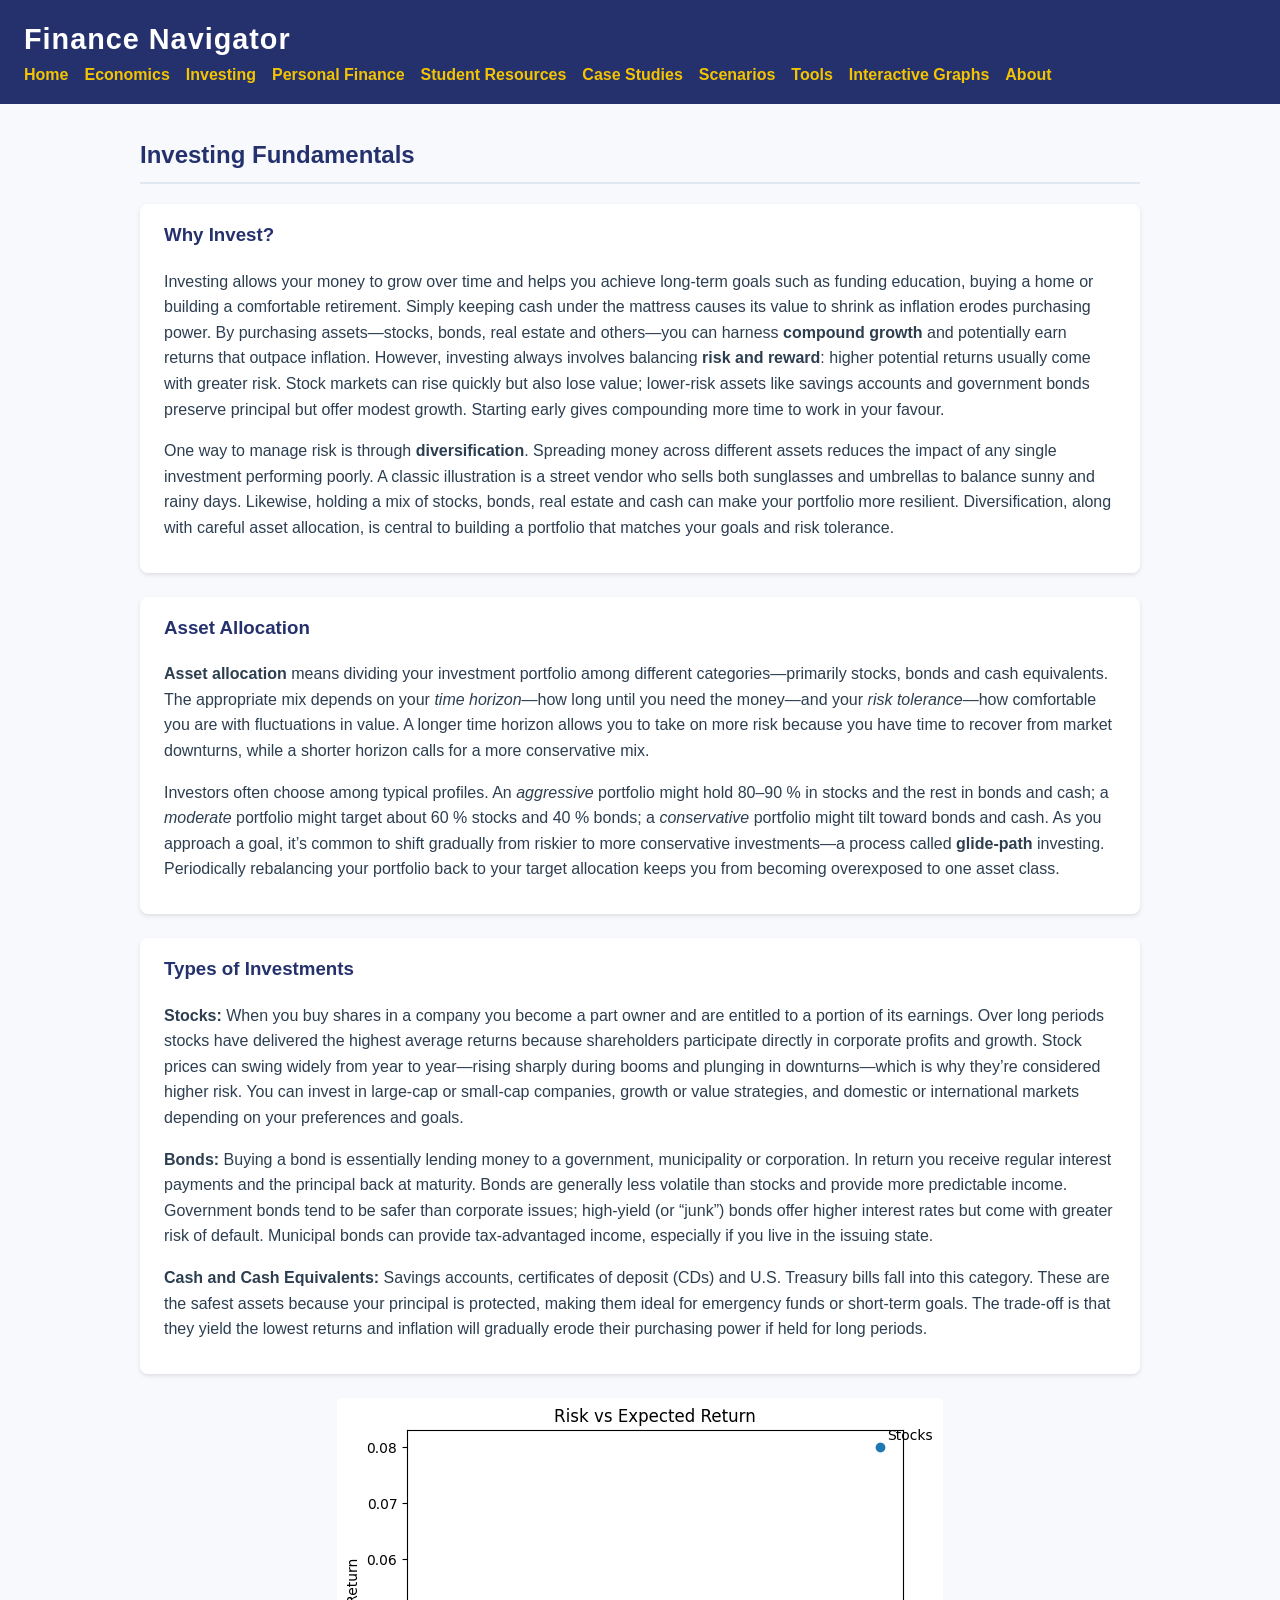
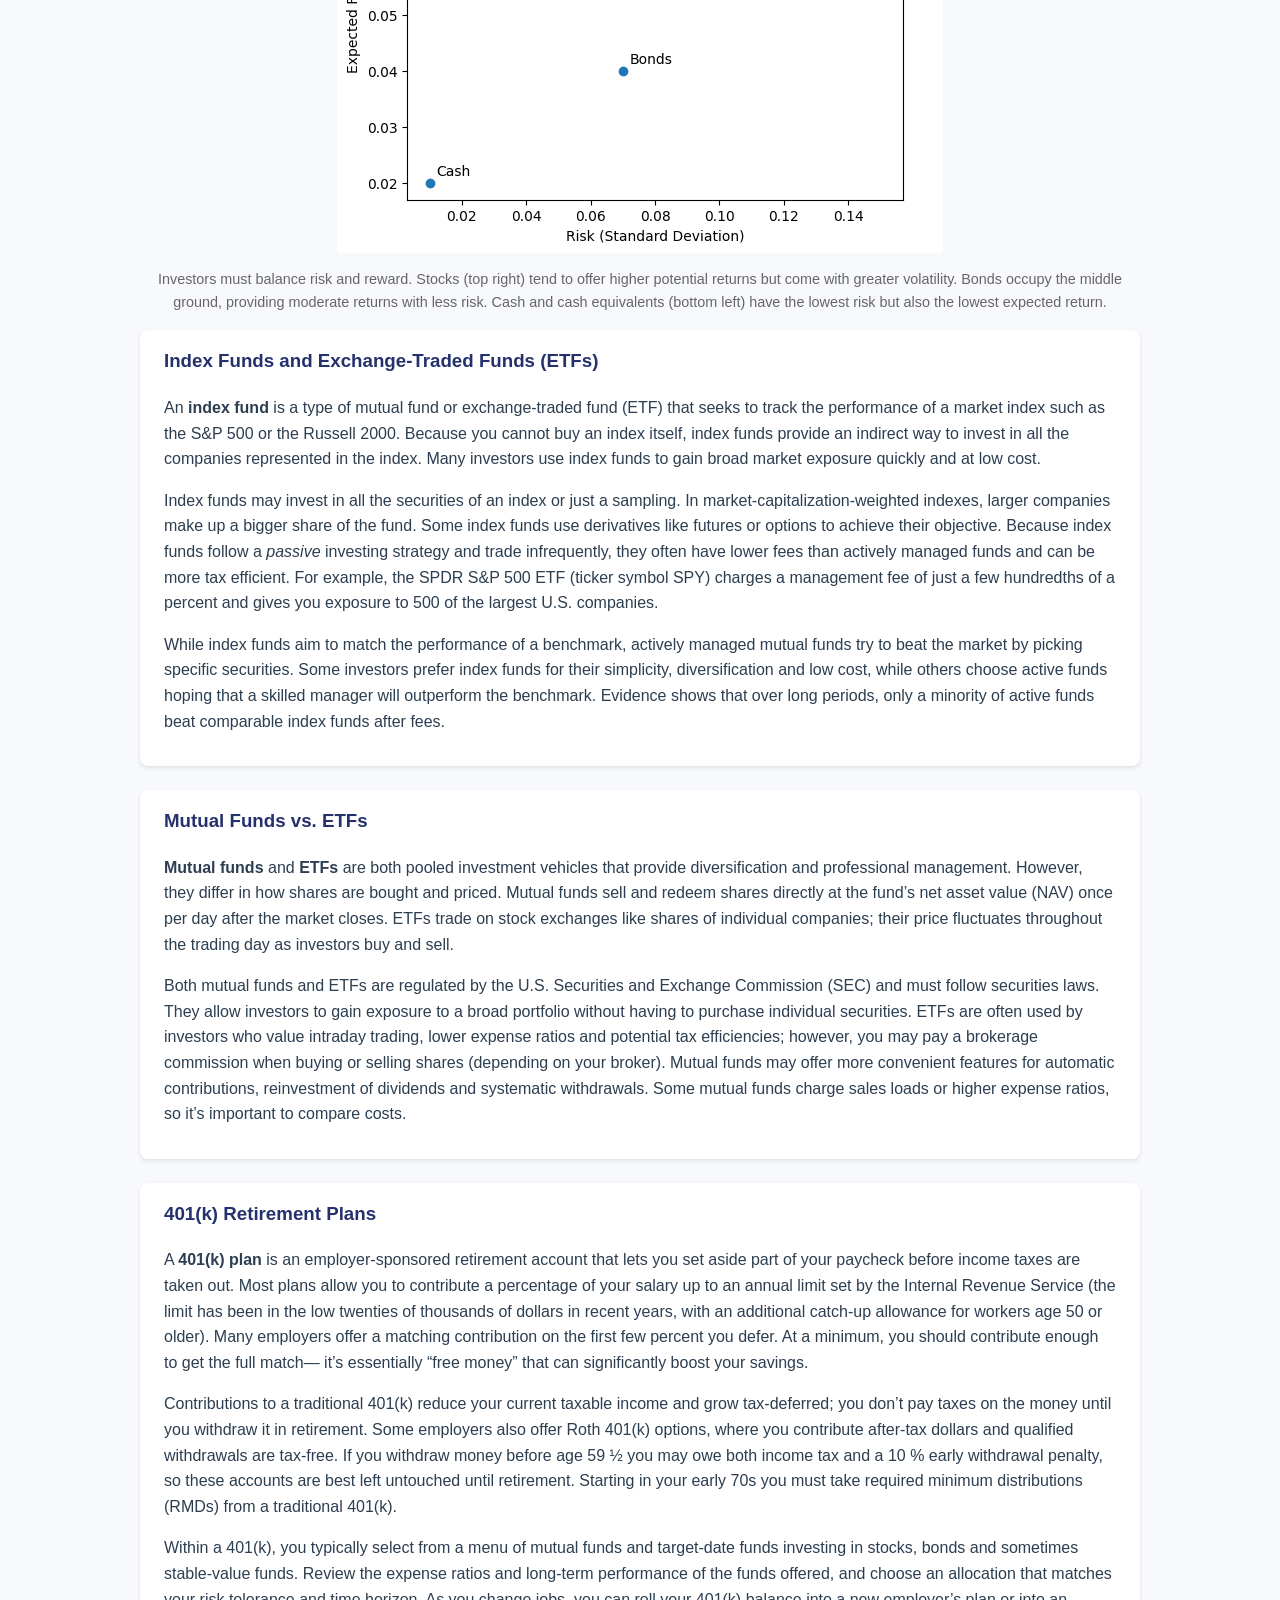
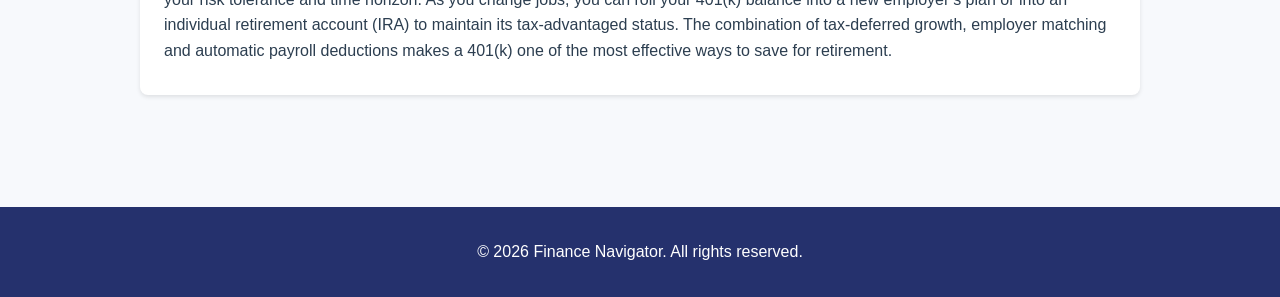
<file: investing.html>
<!DOCTYPE html>
<html lang="en">
<head>
    <!-- Google tag (gtag.js) -->
    <script async src="https://www.googletagmanager.com/gtag/js?id=G-CVTMG77074"></script>
    <script>
      window.dataLayer = window.dataLayer || [];
      function gtag(){dataLayer.push(arguments);}
      gtag('js', new Date());

      gtag('config', 'G-CVTMG77074');
    </script>

    <meta charset="UTF-8">
    <meta name="viewport" content="width=device-width, initial-scale=1.0">
    <title>Finance Navigator – Investing</title>
    <link rel="stylesheet" href="style.css">
</head>
<body>
    <header>
        <h1>Finance Navigator</h1>
        <nav>
            <ul>
                <li><a href="index.html">Home</a></li>
                <li><a href="economics.html">Economics</a></li>
                <li><a href="investing.html">Investing</a></li>
                <li><a href="personal_finance.html">Personal Finance</a></li>
                <li><a href="resources.html">Student Resources</a></li>
                <li><a href="examples.html">Case Studies</a></li>
                <li><a href="scenarios.html">Scenarios</a></li>
                <li><a href="tools.html">Tools</a></li>
                <li><a href="interactive.html">Interactive Graphs</a></li>
                <li><a href="about.html">About</a></li>
            </ul>
        </nav>
    </header>
    <main>
        <section>
            <h2>Investing Fundamentals</h2>
            <article>
                <h3>Why Invest?</h3>
                <p>
                    Investing allows your money to grow over time and helps you
                    achieve long‑term goals such as funding education, buying
                    a home or building a comfortable retirement.  Simply
                    keeping cash under the mattress causes its value to shrink
                    as inflation erodes purchasing power.  By purchasing
                    assets—stocks, bonds, real estate and others—you can
                    harness <strong>compound growth</strong> and potentially earn returns
                    that outpace inflation.  However, investing always
                    involves balancing <strong>risk and reward</strong>: higher
                    potential returns usually come with greater risk.  Stock
                    markets can rise quickly but also lose value; lower‑risk
                    assets like savings accounts and government bonds preserve
                    principal but offer modest growth.  Starting early gives
                    compounding more time to work in your favour.
                </p>
                <p>
                    One way to manage risk is through
                    <strong>diversification</strong>.  Spreading money across
                    different assets reduces the impact of any single
                    investment performing poorly.  A classic illustration is
                    a street vendor who sells both sunglasses and umbrellas to
                    balance sunny and rainy days.  Likewise, holding a mix of
                    stocks, bonds, real estate and cash can make your
                    portfolio more resilient.  Diversification, along with
                    careful asset allocation, is central to building a
                    portfolio that matches your goals and risk tolerance.
                </p>
            </article>
            <article>
                <h3>Asset Allocation</h3>
                <p>
                    <strong>Asset allocation</strong> means dividing your
                    investment portfolio among different categories—primarily
                    stocks, bonds and cash equivalents.  The appropriate mix
                    depends on your <em>time horizon</em>—how long until you need
                    the money—and your <em>risk tolerance</em>—how comfortable you
                    are with fluctuations in value.  A longer time horizon
                    allows you to take on more risk because you have time to
                    recover from market downturns, while a shorter horizon
                    calls for a more conservative mix.
                </p>
                <p>
                    Investors often choose among typical profiles.  An
                    <em>aggressive</em> portfolio might hold 80–90&nbsp;% in stocks and
                    the rest in bonds and cash; a <em>moderate</em> portfolio might
                    target about 60&nbsp;% stocks and 40&nbsp;% bonds; a
                    <em>conservative</em> portfolio might tilt toward bonds and
                    cash.  As you approach a goal, it’s common to shift
                    gradually from riskier to more conservative investments—a
                    process called <strong>glide‑path</strong> investing.  Periodically
                    rebalancing your portfolio back to your target allocation
                    keeps you from becoming overexposed to one asset class.
                </p>
            </article>
            <article>
                <h3>Types of Investments</h3>
                <p>
                    <strong>Stocks:</strong> When you buy shares in a company you
                    become a part owner and are entitled to a portion of its
                    earnings. Over long periods stocks have delivered the
                    highest average returns because shareholders participate
                    directly in corporate profits and growth.  Stock prices
                    can swing widely from year to year—rising sharply during
                    booms and plunging in downturns—which is why they’re
                    considered higher risk.  You can invest in large‑cap or
                    small‑cap companies, growth or value strategies, and
                    domestic or international markets depending on your
                    preferences and goals.
                </p>
                <p>
                    <strong>Bonds:</strong> Buying a bond is essentially lending
                    money to a government, municipality or corporation.  In
                    return you receive regular interest payments and the
                    principal back at maturity.  Bonds are generally less
                    volatile than stocks and provide more predictable income.
                    Government bonds tend to be safer than corporate issues;
                    high‑yield (or “junk”) bonds offer higher interest rates but
                    come with greater risk of default.  Municipal bonds can
                    provide tax‑advantaged income, especially if you live in
                    the issuing state.
                </p>
                <p>
                    <strong>Cash and Cash Equivalents:</strong> Savings accounts,
                    certificates of deposit (CDs) and U.S. Treasury bills fall
                    into this category.  These are the safest assets because
                    your principal is protected, making them ideal for
                    emergency funds or short‑term goals.  The trade‑off is
                    that they yield the lowest returns and inflation will
                    gradually erode their purchasing power if held for long
                    periods.
                </p>
            </article>

            <!-- Risk/Return graph -->
            <figure>
                <img src="img/risk_return.png" alt="Risk versus expected return for stocks, bonds and cash" style="max-width:100%;">
                <figcaption>
                    Investors must balance risk and reward. Stocks (top right)
                    tend to offer higher potential returns but come with
                    greater volatility. Bonds occupy the middle ground,
                    providing moderate returns with less risk. Cash and cash
                    equivalents (bottom left) have the lowest risk but also
                    the lowest expected return.
                </figcaption>
            </figure>
            <article>
                <h3>Index Funds and Exchange‑Traded Funds (ETFs)</h3>
                <p>
                    An <strong>index fund</strong> is a type of mutual fund or
                    exchange‑traded fund (ETF) that seeks to track the
                    performance of a market index such as the S&amp;P&nbsp;500 or the
                    Russell&nbsp;2000.  Because you cannot buy an index itself,
                    index funds provide an indirect way to invest in all the
                    companies represented in the index.  Many investors use
                    index funds to gain broad market exposure quickly and at
                    low cost.
                </p>
                <p>
                    Index funds may invest in all the securities of an index or
                    just a sampling.  In market‑capitalization‑weighted
                    indexes, larger companies make up a bigger share of the
                    fund.  Some index funds use derivatives like futures or
                    options to achieve their objective.  Because index funds
                    follow a <em>passive</em> investing strategy and trade
                    infrequently, they often have lower fees than actively
                    managed funds and can be more tax efficient.  For example,
                    the SPDR&nbsp;S&amp;P&nbsp;500 ETF (ticker symbol SPY) charges a
                    management fee of just a few hundredths of a percent and
                    gives you exposure to 500 of the largest U.S. companies.
                </p>
                <p>
                    While index funds aim to match the performance of a
                    benchmark, actively managed mutual funds try to beat the
                    market by picking specific securities.  Some investors
                    prefer index funds for their simplicity, diversification and
                    low cost, while others choose active funds hoping that a
                    skilled manager will outperform the benchmark.  Evidence
                    shows that over long periods, only a minority of active
                    funds beat comparable index funds after fees.
                </p>
            </article>
            <article>
                <h3>Mutual Funds vs. ETFs</h3>
                <p>
                    <strong>Mutual funds</strong> and <strong>ETFs</strong> are both
                    pooled investment vehicles that provide diversification and
                    professional management.  However, they differ in how
                    shares are bought and priced.  Mutual funds sell and redeem
                    shares directly at the fund’s net asset value (NAV) once
                    per day after the market closes.  ETFs trade on stock
                    exchanges like shares of individual companies; their price
                    fluctuates throughout the trading day as investors buy and
                    sell.
                </p>
                <p>
                    Both mutual funds and ETFs are regulated by the U.S.
                    Securities and Exchange Commission (SEC) and must follow
                    securities laws.  They allow investors to gain exposure to
                    a broad portfolio without having to purchase individual
                    securities.  ETFs are often used by investors who value
                    intraday trading, lower expense ratios and potential tax
                    efficiencies; however, you may pay a brokerage commission
                    when buying or selling shares (depending on your broker).
                    Mutual funds may offer more convenient features for
                    automatic contributions, reinvestment of dividends and
                    systematic withdrawals.  Some mutual funds charge sales
                    loads or higher expense ratios, so it’s important to
                    compare costs.
                </p>
            </article>
            <article>
                <h3>401(k) Retirement Plans</h3>
                <p>
                    A <strong>401(k) plan</strong> is an employer‑sponsored retirement account
                    that lets you set aside part of your paycheck before income taxes
                    are taken out.  Most plans allow you to contribute a percentage
                    of your salary up to an annual limit set by the Internal Revenue
                    Service (the limit has been in the low twenties of thousands of
                    dollars in recent years, with an additional catch‑up allowance
                    for workers age&nbsp;50 or older).  Many employers offer a
                    matching contribution on the first few percent you defer.  At
                    a minimum, you should contribute enough to get the full match—
                    it’s essentially “free money” that can significantly boost your
                    savings.
                </p>
                <p>
                    Contributions to a traditional 401(k) reduce your current taxable
                    income and grow tax‑deferred; you don’t pay taxes on the money
                    until you withdraw it in retirement.  Some employers also offer
                    Roth 401(k) options, where you contribute after‑tax dollars and
                    qualified withdrawals are tax‑free.  If you withdraw money
                    before age&nbsp;59&nbsp;½ you may owe both income tax and a 10&nbsp;% early
                    withdrawal penalty, so these accounts are best left untouched
                    until retirement.  Starting in your early 70s you must take
                    required minimum distributions (RMDs) from a traditional 401(k).
                </p>
                <p>
                    Within a 401(k), you typically select from a menu of mutual
                    funds and target‑date funds investing in stocks, bonds and
                    sometimes stable‑value funds.  Review the expense ratios and
                    long‑term performance of the funds offered, and choose an
                    allocation that matches your risk tolerance and time horizon.
                    As you change jobs, you can roll your 401(k) balance into a
                    new employer’s plan or into an individual retirement account
                    (IRA) to maintain its tax‑advantaged status.  The combination
                    of tax‑deferred growth, employer matching and automatic payroll
                    deductions makes a 401(k) one of the most effective ways to
                    save for retirement.
                </p>
            </article>
        </section>
    </main>
    <footer>
        <p>&copy; 2026 Finance Navigator. All rights reserved.</p>
    </footer>
</body>
</html>
</file>
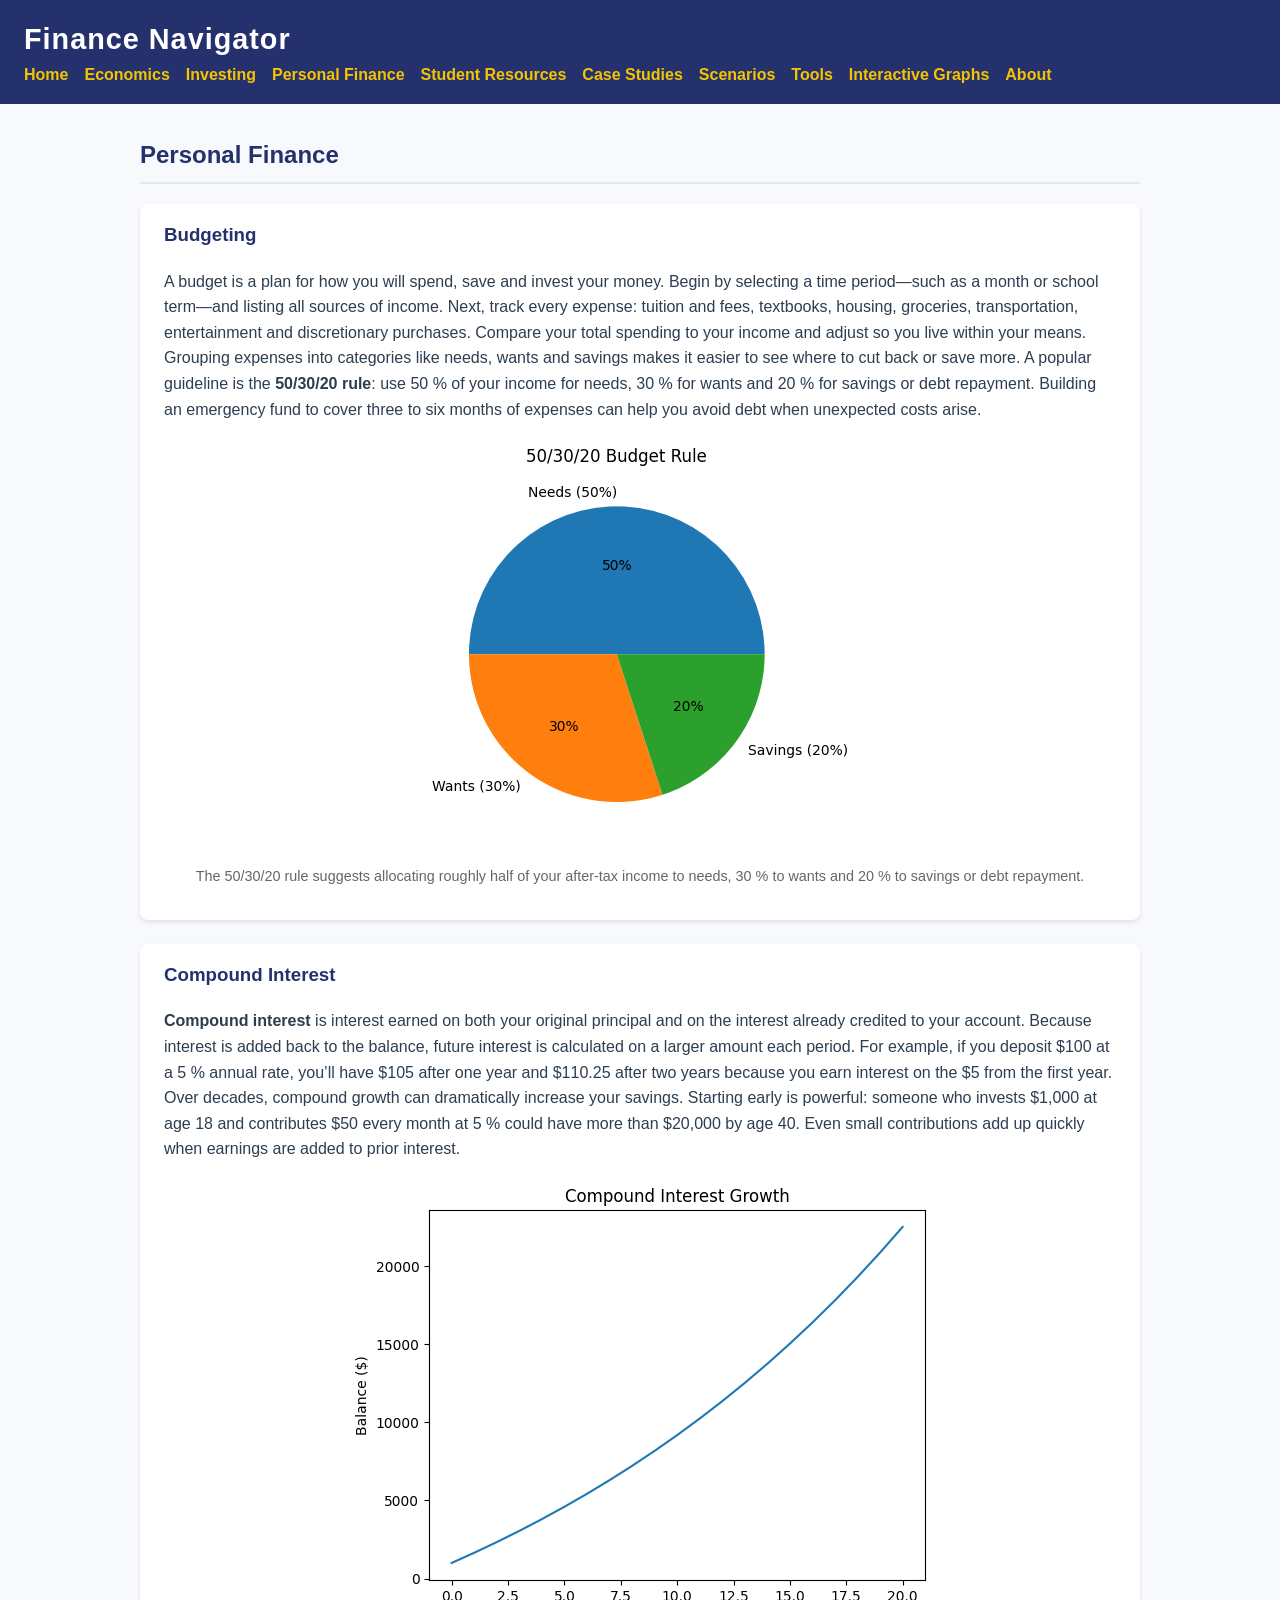
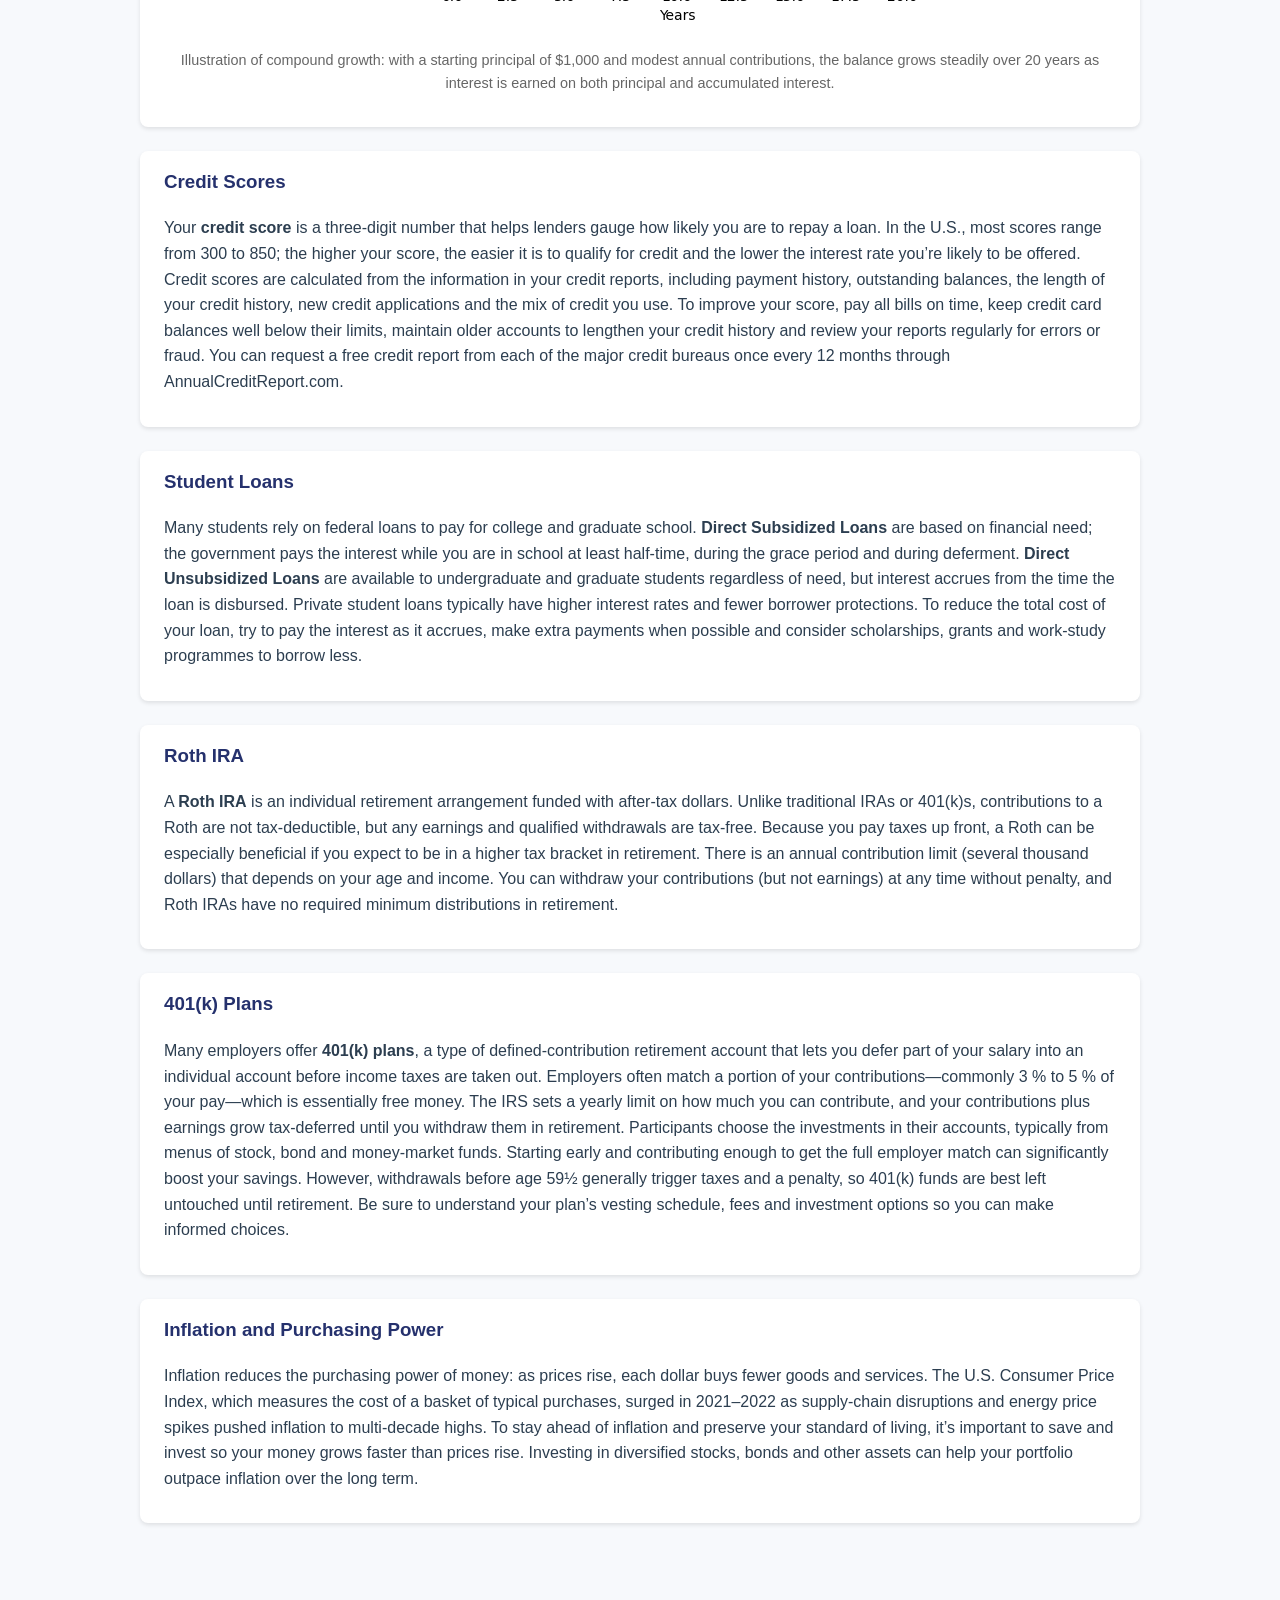
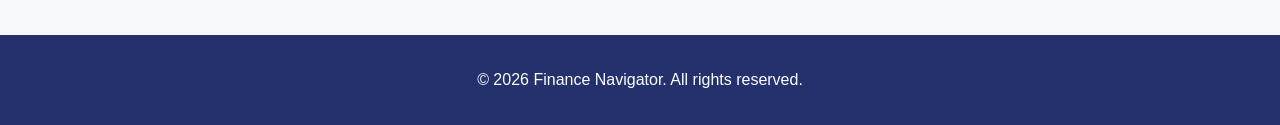
<file: personal_finance.html>
<!DOCTYPE html>
<html lang="en">
<head>
    <!-- Google tag (gtag.js) -->
    <script async src="https://www.googletagmanager.com/gtag/js?id=G-CVTMG77074"></script>
    <script>
      window.dataLayer = window.dataLayer || [];
      function gtag(){dataLayer.push(arguments);}
      gtag('js', new Date());

      gtag('config', 'G-CVTMG77074');
    </script>

    <meta charset="UTF-8">
    <meta name="viewport" content="width=device-width, initial-scale=1.0">
    <title>Finance Navigator – Personal Finance</title>
    <link rel="stylesheet" href="style.css">
</head>
<body>
    <header>
        <h1>Finance Navigator</h1>
        <nav>
            <ul>
                <li><a href="index.html">Home</a></li>
                <li><a href="economics.html">Economics</a></li>
                <li><a href="investing.html">Investing</a></li>
                <li><a href="personal_finance.html">Personal Finance</a></li>
                <li><a href="resources.html">Student Resources</a></li>
                <li><a href="examples.html">Case Studies</a></li>
                <li><a href="scenarios.html">Scenarios</a></li>
                <li><a href="tools.html">Tools</a></li>
                <li><a href="interactive.html">Interactive Graphs</a></li>
                <li><a href="about.html">About</a></li>
            </ul>
        </nav>
    </header>
    <main>
        <section>
            <h2>Personal Finance</h2>
            <article id="budgeting">
                <h3>Budgeting</h3>
                <p>
                    A budget is a plan for how you will spend, save and invest
                    your money.  Begin by selecting a time period—such as a
                    month or school term—and listing all sources of income.
                    Next, track every expense: tuition and fees, textbooks,
                    housing, groceries, transportation, entertainment and
                    discretionary purchases.  Compare your total spending to
                    your income and adjust so you live within your means.
                    Grouping expenses into categories like needs, wants and
                    savings makes it easier to see where to cut back or save
                    more.  A popular guideline is the <strong>50/30/20 rule</strong>: use
                    50&nbsp;% of your income for needs, 30&nbsp;% for wants and 20&nbsp;% for
                    savings or debt repayment.  Building an emergency fund to
                    cover three to six months of expenses can help you avoid
                    debt when unexpected costs arise.
                </p>
                <figure>
                    <img src="img/budget_pie.png" alt="Budget allocation pie chart">
                    <figcaption>The 50/30/20 rule suggests allocating roughly half of your after‑tax income to needs, 30&nbsp;% to wants and 20&nbsp;% to savings or debt repayment.</figcaption>
                </figure>
            </article>
            <article id="compound-interest">
                <h3>Compound Interest</h3>
                <p>
                    <strong>Compound interest</strong> is interest earned on both
                    your original principal and on the interest already credited
                    to your account.  Because interest is added back to the
                    balance, future interest is calculated on a larger amount
                    each period.  For example, if you deposit $100 at a 5&nbsp;% annual
                    rate, you’ll have $105 after one year and $110.25 after two
                    years because you earn interest on the $5 from the first
                    year.  Over decades, compound growth can dramatically
                    increase your savings.  Starting early is powerful: someone who
                    invests $1,000 at age 18 and contributes $50 every month at
                    5&nbsp;% could have more than $20,000 by age 40.  Even small
                    contributions add up quickly when earnings are added to
                    prior interest.
                </p>
                <figure>
                    <img src="img/compound_growth.png" alt="Compound interest growth over 20 years">
                    <figcaption>Illustration of compound growth: with a starting principal of $1,000 and modest annual contributions, the balance grows steadily over 20&nbsp;years as interest is earned on both principal and accumulated interest.</figcaption>
                </figure>
            </article>
            <article id="credit-scores">
                <h3>Credit Scores</h3>
                <p>
                    Your <strong>credit score</strong> is a three‑digit number that
                    helps lenders gauge how likely you are to repay a loan.  In
                    the U.S., most scores range from 300 to 850; the higher
                    your score, the easier it is to qualify for credit and the
                    lower the interest rate you’re likely to be offered.  Credit
                    scores are calculated from the information in your credit
                    reports, including payment history, outstanding balances,
                    the length of your credit history, new credit applications
                    and the mix of credit you use.  To improve your score,
                    pay all bills on time, keep credit card balances well
                    below their limits, maintain older accounts to lengthen
                    your credit history and review your reports regularly for
                    errors or fraud.  You can request a free credit report
                    from each of the major credit bureaus once every 12
                    months through AnnualCreditReport.com.
                </p>
            </article>
            <article id="student-loans">
                <h3>Student Loans</h3>
                <p>
                    Many students rely on federal loans to pay for college and
                    graduate school.  <strong>Direct Subsidized Loans</strong> are based on
                    financial need; the government pays the interest while you
                    are in school at least half‑time, during the grace period
                    and during deferment.  <strong>Direct Unsubsidized Loans</strong> are
                    available to undergraduate and graduate students regardless
                    of need, but interest accrues from the time the loan is
                    disbursed.  Private student loans typically have higher
                    interest rates and fewer borrower protections.  To reduce
                    the total cost of your loan, try to pay the interest
                    as it accrues, make extra payments when possible and
                    consider scholarships, grants and work‑study programmes to
                    borrow less.
                </p>
            </article>
            <article id="roth-ira">
                <h3>Roth IRA</h3>
                <p>
                    A <strong>Roth IRA</strong> is an individual retirement
                    arrangement funded with after‑tax dollars.  Unlike
                    traditional IRAs or 401(k)s, contributions to a Roth are
                    not tax‑deductible, but any earnings and qualified
                    withdrawals are tax‑free.  Because you pay taxes up front,
                    a Roth can be especially beneficial if you expect to be in
                    a higher tax bracket in retirement.  There is an annual
                    contribution limit (several thousand dollars) that depends
                    on your age and income.  You can withdraw your
                    contributions (but not earnings) at any time without
                    penalty, and Roth IRAs have no required minimum
                    distributions in retirement.
                </p>
            </article>
            <article id="401k-plans">
                <h3>401(k) Plans</h3>
                <p>
                    Many employers offer <strong>401(k) plans</strong>, a type of
                    defined‑contribution retirement account that lets you defer
                    part of your salary into an individual account before
                    income taxes are taken out.  Employers often match a
                    portion of your contributions—commonly 3&nbsp;% to 5&nbsp;% of
                    your pay—which is essentially free money.  The IRS sets a
                    yearly limit on how much you can contribute, and your
                    contributions plus earnings grow tax‑deferred until you
                    withdraw them in retirement.  Participants choose the
                    investments in their accounts, typically from menus of
                    stock, bond and money‑market funds.  Starting early and
                    contributing enough to get the full employer match can
                    significantly boost your savings.  However, withdrawals
                    before age 59½ generally trigger taxes and a penalty, so
                    401(k) funds are best left untouched until retirement.  Be
                    sure to understand your plan’s vesting schedule, fees and
                    investment options so you can make informed choices.
                </p>
            </article>
            <article id="inflation">
                <h3>Inflation and Purchasing Power</h3>
                <p>
                    Inflation reduces the purchasing power of money: as
                    prices rise, each dollar buys fewer goods and services.
                    The U.S. Consumer Price Index, which measures the cost of
                    a basket of typical purchases, surged in 2021–2022 as
                    supply‑chain disruptions and energy price spikes pushed
                    inflation to multi‑decade highs.  To stay ahead of
                    inflation and preserve your standard of living, it’s
                    important to save and invest so your money grows faster
                    than prices rise.  Investing in diversified stocks, bonds
                    and other assets can help your portfolio outpace
                    inflation over the long term.
                </p>
            </article>
        </section>
    </main>
    <footer>
        <p>&copy; 2026 Finance Navigator. All rights reserved.</p>
    </footer>
</body>
</html>
</file>
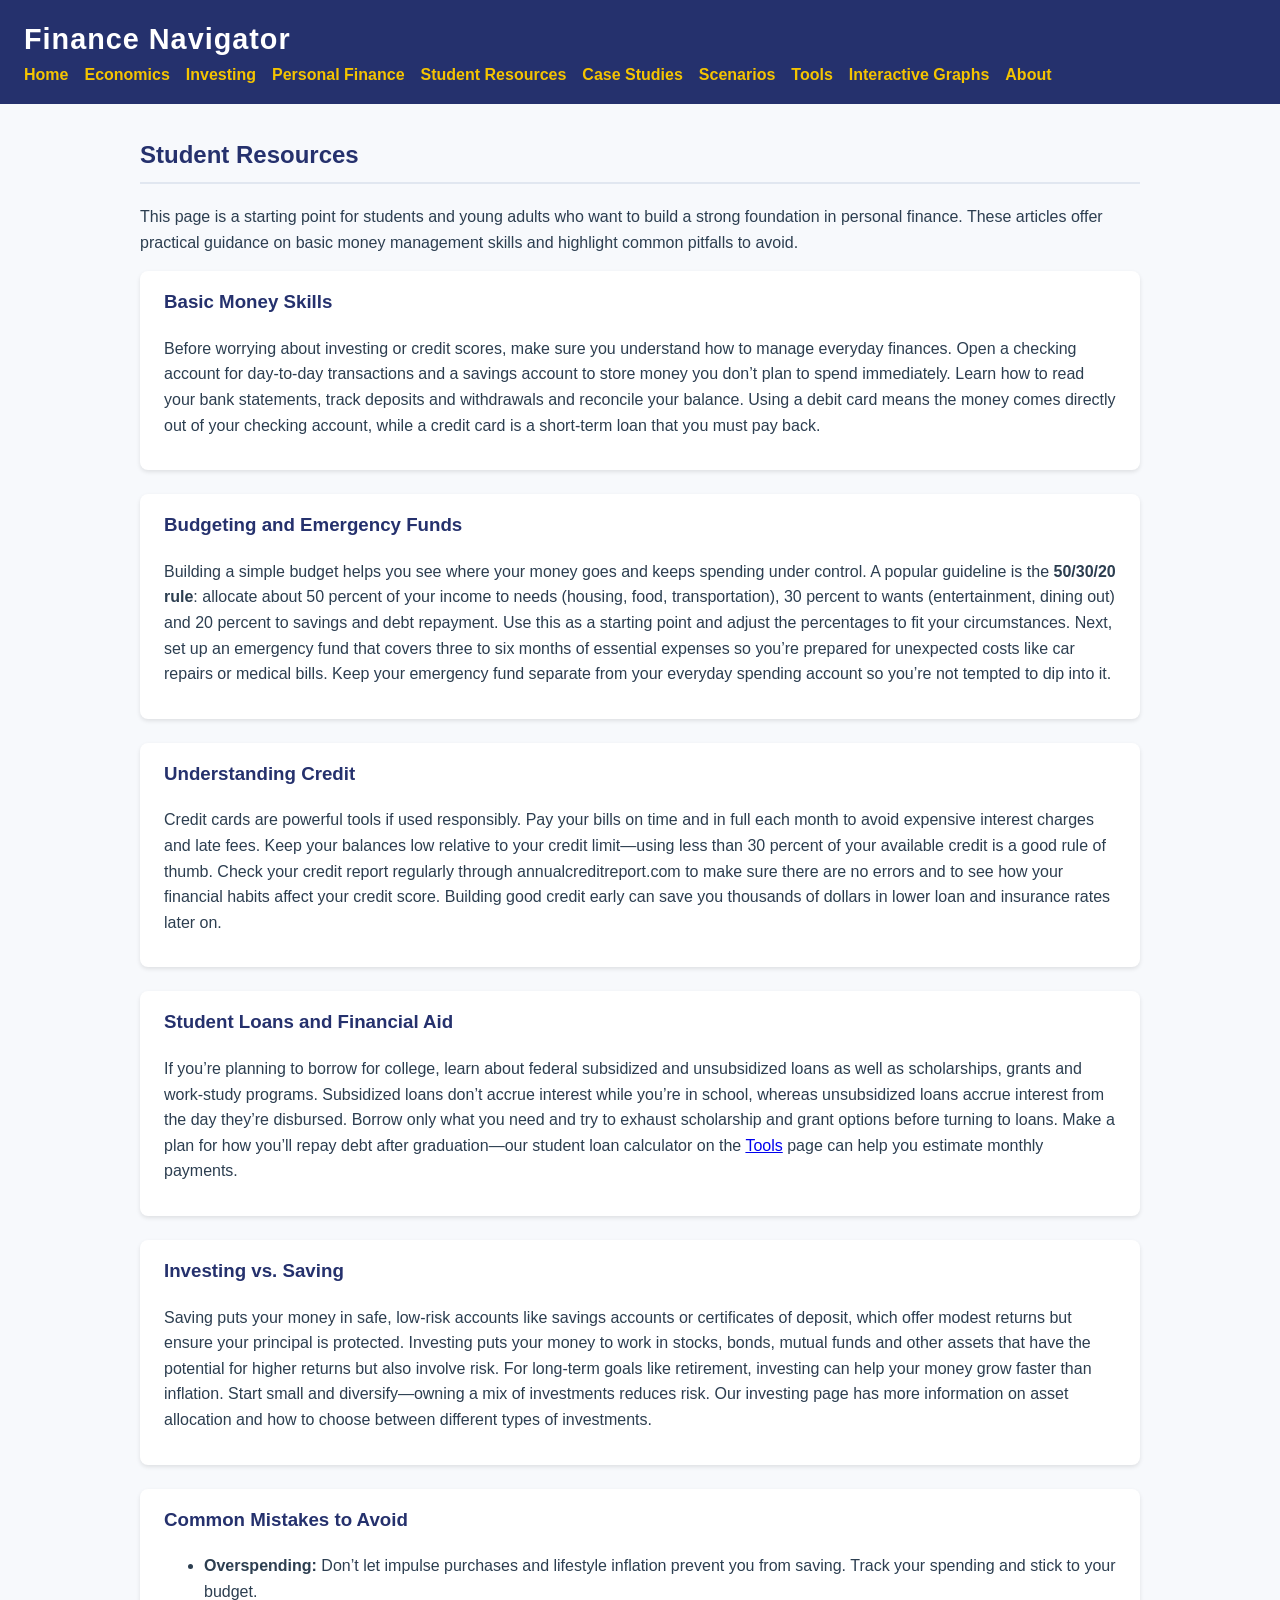
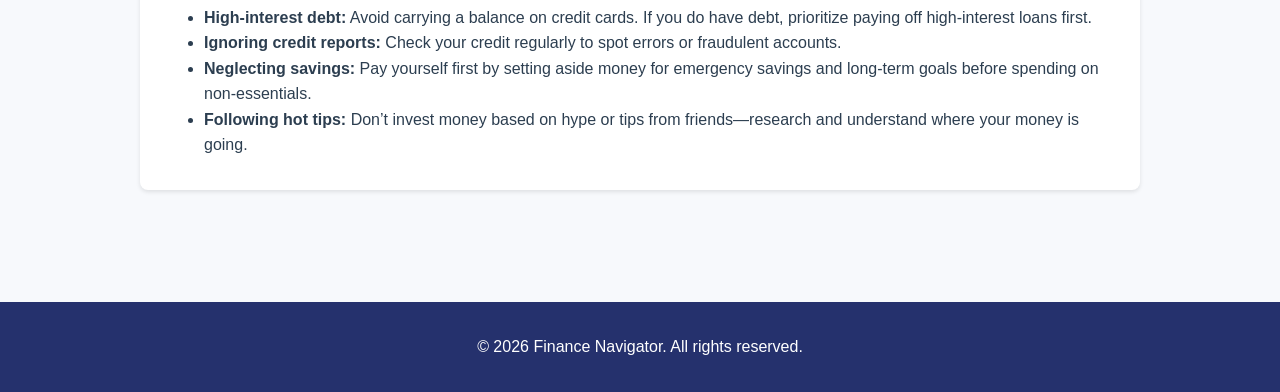
<file: resources.html>
<!DOCTYPE html>
<html lang="en">
<head>
    <!-- Google tag (gtag.js) -->
    <script async src="https://www.googletagmanager.com/gtag/js?id=G-CVTMG77074"></script>
    <script>
      window.dataLayer = window.dataLayer || [];
      function gtag(){dataLayer.push(arguments);}
      gtag('js', new Date());

      gtag('config', 'G-CVTMG77074');
    </script>

    <meta charset="UTF-8">
    <meta name="viewport" content="width=device-width, initial-scale=1.0">
    <title>Finance Navigator – Student Resources</title>
    <link rel="stylesheet" href="style.css">
</head>
<body>
    <header>
        <h1>Finance Navigator</h1>
        <nav>
            <ul>
                <li><a href="index.html">Home</a></li>
                <li><a href="economics.html">Economics</a></li>
                <li><a href="investing.html">Investing</a></li>
                <li><a href="personal_finance.html">Personal Finance</a></li>
                <li><a href="resources.html">Student Resources</a></li>
                <li><a href="examples.html">Case Studies</a></li>
                <li><a href="scenarios.html">Scenarios</a></li>
                <li><a href="tools.html">Tools</a></li>
                <li><a href="interactive.html">Interactive Graphs</a></li>
                <li><a href="about.html">About</a></li>
            </ul>
        </nav>
    </header>
    <main>
        <section>
            <h2>Student Resources</h2>
            <p>
                This page is a starting point for students and young adults who want
                to build a strong foundation in personal finance.  These articles
                offer practical guidance on basic money management skills and
                highlight common pitfalls to avoid.
            </p>
            <article>
                <h3>Basic Money Skills</h3>
                <p>
                    Before worrying about investing or credit scores, make sure you
                    understand how to manage everyday finances.  Open a checking
                    account for day‑to‑day transactions and a savings account to
                    store money you don’t plan to spend immediately.  Learn how to
                    read your bank statements, track deposits and withdrawals and
                    reconcile your balance.  Using a debit card means the money
                    comes directly out of your checking account, while a credit
                    card is a short‑term loan that you must pay back.
                </p>
            </article>
            <article>
                <h3>Budgeting and Emergency Funds</h3>
                <p>
                    Building a simple budget helps you see where your money goes and
                    keeps spending under control.  A popular guideline is the
                    <strong>50/30/20 rule</strong>: allocate about 50 percent of your income to
                    needs (housing, food, transportation), 30 percent to wants
                    (entertainment, dining out) and 20 percent to savings and debt
                    repayment.  Use this as a starting point and adjust the
                    percentages to fit your circumstances.  Next, set up an
                    emergency fund that covers three to six months of essential
                    expenses so you’re prepared for unexpected costs like car
                    repairs or medical bills.  Keep your emergency fund separate
                    from your everyday spending account so you’re not tempted to
                    dip into it.
                </p>
            </article>
            <article>
                <h3>Understanding Credit</h3>
                <p>
                    Credit cards are powerful tools if used responsibly.  Pay your
                    bills on time and in full each month to avoid expensive
                    interest charges and late fees.  Keep your balances low
                    relative to your credit limit—using less than 30 percent of
                    your available credit is a good rule of thumb.  Check your
                    credit report regularly through annualcreditreport.com to make
                    sure there are no errors and to see how your financial habits
                    affect your credit score.  Building good credit early can
                    save you thousands of dollars in lower loan and insurance
                    rates later on.
                </p>
            </article>
            <article>
                <h3>Student Loans and Financial Aid</h3>
                <p>
                    If you’re planning to borrow for college, learn about federal
                    subsidized and unsubsidized loans as well as scholarships,
                    grants and work‑study programs.  Subsidized loans don’t accrue
                    interest while you’re in school, whereas unsubsidized loans
                    accrue interest from the day they’re disbursed.  Borrow only
                    what you need and try to exhaust scholarship and grant
                    options before turning to loans.  Make a plan for how you’ll
                    repay debt after graduation—our student loan calculator on
                    the <a href="tools.html">Tools</a> page can help you estimate
                    monthly payments.
                </p>
            </article>
            <article>
                <h3>Investing vs. Saving</h3>
                <p>
                    Saving puts your money in safe, low‑risk accounts like
                    savings accounts or certificates of deposit, which offer
                    modest returns but ensure your principal is protected.
                    Investing puts your money to work in stocks, bonds, mutual
                    funds and other assets that have the potential for higher
                    returns but also involve risk.  For long‑term goals like
                    retirement, investing can help your money grow faster than
                    inflation.  Start small and diversify—owning a mix of
                    investments reduces risk.  Our investing page has more
                    information on asset allocation and how to choose between
                    different types of investments.
                </p>
            </article>
            <article>
                <h3>Common Mistakes to Avoid</h3>
                <ul>
                    <li><strong>Overspending:</strong> Don’t let impulse purchases and
                    lifestyle inflation prevent you from saving.  Track your
                    spending and stick to your budget.</li>
                    <li><strong>High‑interest debt:</strong> Avoid carrying a balance on
                    credit cards.  If you do have debt, prioritize paying off
                    high‑interest loans first.</li>
                    <li><strong>Ignoring credit reports:</strong> Check your credit
                    regularly to spot errors or fraudulent accounts.
                    </li>
                    <li><strong>Neglecting savings:</strong> Pay yourself first by
                    setting aside money for emergency savings and long‑term
                    goals before spending on non‑essentials.</li>
                    <li><strong>Following hot tips:</strong> Don’t invest money
                    based on hype or tips from friends—research and understand
                    where your money is going.</li>
                </ul>
            </article>
        </section>
    </main>
    <footer>
        <p>&copy; 2026 Finance Navigator. All rights reserved.</p>
    </footer>
</body>
</html>
</file>
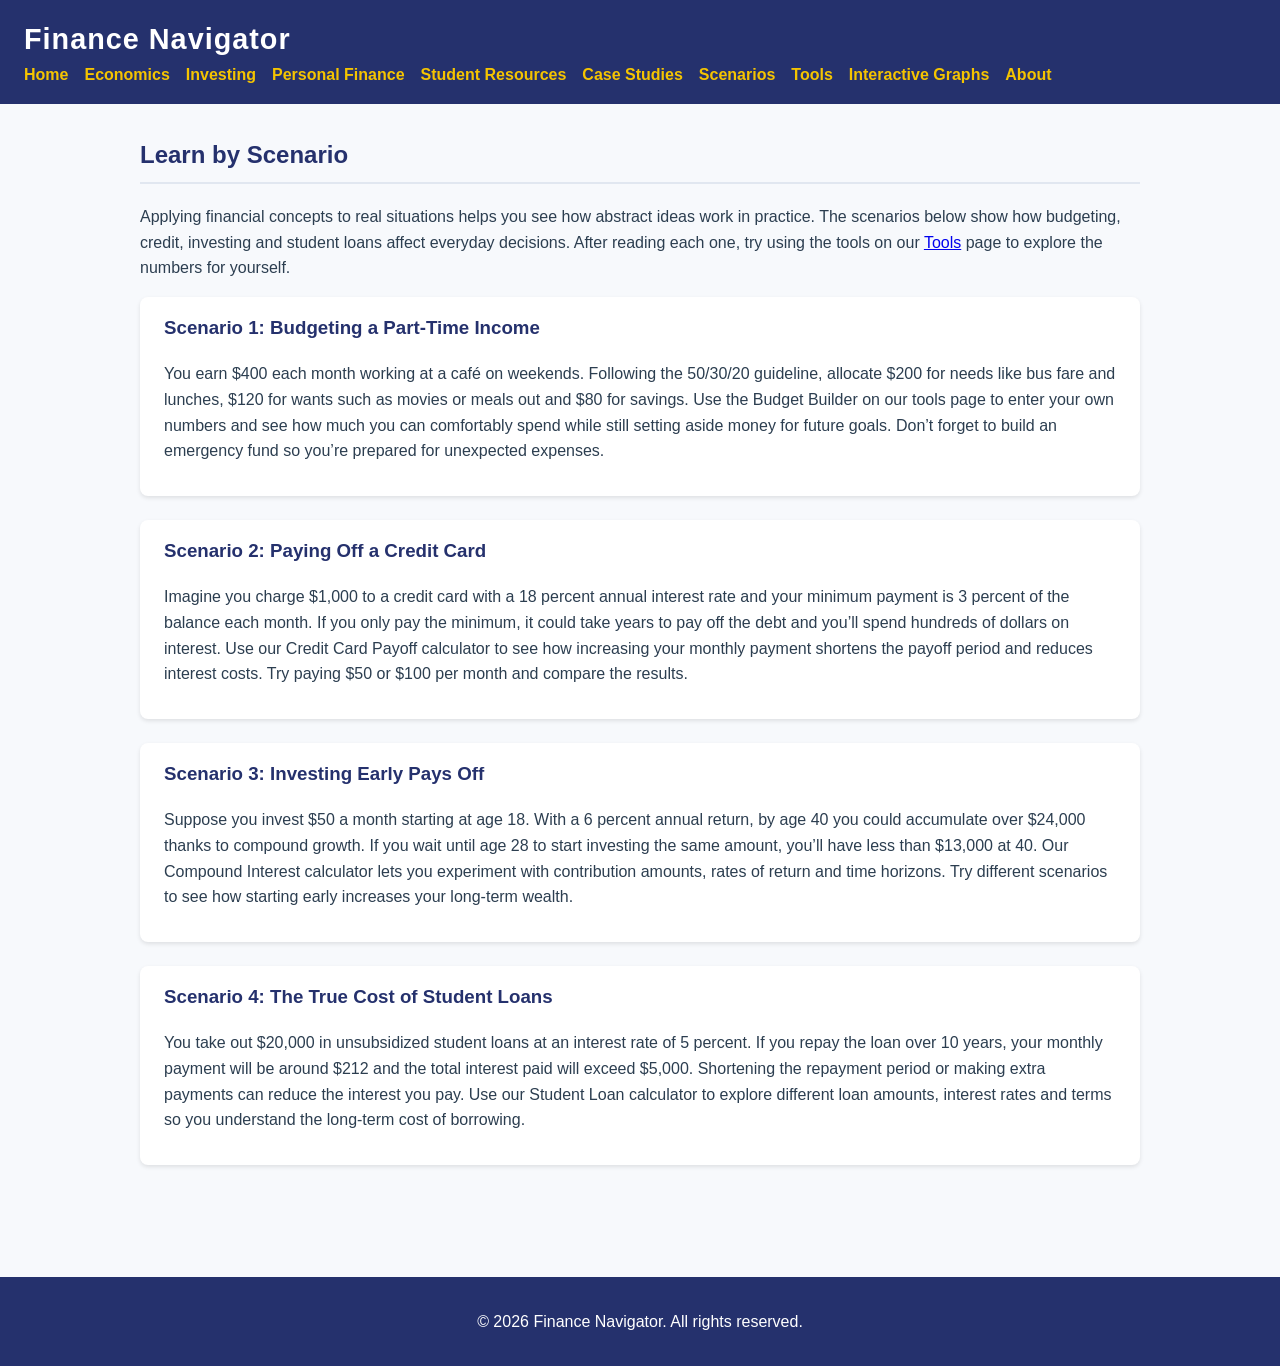
<file: scenarios.html>
<!DOCTYPE html>
<html lang="en">
<head>
    <!-- Google tag (gtag.js) -->
    <script async src="https://www.googletagmanager.com/gtag/js?id=G-CVTMG77074"></script>
    <script>
      window.dataLayer = window.dataLayer || [];
      function gtag(){dataLayer.push(arguments);}
      gtag('js', new Date());

      gtag('config', 'G-CVTMG77074');
    </script>

    <meta charset="UTF-8">
    <meta name="viewport" content="width=device-width, initial-scale=1.0">
    <title>Finance Navigator – Learn by Scenario</title>
    <link rel="stylesheet" href="style.css">
</head>
<body>
    <header>
        <h1>Finance Navigator</h1>
        <nav>
            <ul>
                <li><a href="index.html">Home</a></li>
                <li><a href="economics.html">Economics</a></li>
                <li><a href="investing.html">Investing</a></li>
                <li><a href="personal_finance.html">Personal Finance</a></li>
                <li><a href="resources.html">Student Resources</a></li>
                <li><a href="examples.html">Case Studies</a></li>
                <li><a href="scenarios.html">Scenarios</a></li>
                <li><a href="tools.html">Tools</a></li>
                <li><a href="interactive.html">Interactive Graphs</a></li>
                <li><a href="about.html">About</a></li>
            </ul>
        </nav>
    </header>
    <main>
        <section>
            <h2>Learn by Scenario</h2>
            <p>
                Applying financial concepts to real situations helps you see how
                abstract ideas work in practice.  The scenarios below show how
                budgeting, credit, investing and student loans affect everyday
                decisions.  After reading each one, try using the tools on our
                <a href="tools.html">Tools</a> page to explore the numbers for
                yourself.
            </p>
            <article>
                <h3>Scenario 1: Budgeting a Part‑Time Income</h3>
                <p>
                    You earn $400 each month working at a café on weekends.
                    Following the 50/30/20 guideline, allocate $200 for needs
                    like bus fare and lunches, $120 for wants such as movies or
                    meals out and $80 for savings.  Use the Budget Builder on
                    our tools page to enter your own numbers and see how much
                    you can comfortably spend while still setting aside money
                    for future goals.  Don’t forget to build an emergency fund
                    so you’re prepared for unexpected expenses.
                </p>
            </article>
            <article>
                <h3>Scenario 2: Paying Off a Credit Card</h3>
                <p>
                    Imagine you charge $1,000 to a credit card with a 18 percent
                    annual interest rate and your minimum payment is 3 percent of
                    the balance each month.  If you only pay the minimum, it
                    could take years to pay off the debt and you’ll spend
                    hundreds of dollars on interest.  Use our Credit Card Payoff
                    calculator to see how increasing your monthly payment
                    shortens the payoff period and reduces interest costs.  Try
                    paying $50 or $100 per month and compare the results.
                </p>
            </article>
            <article>
                <h3>Scenario 3: Investing Early Pays Off</h3>
                <p>
                    Suppose you invest $50 a month starting at age 18.  With a
                    6 percent annual return, by age 40 you could accumulate over
                    $24,000 thanks to compound growth.  If you wait until age
                    28 to start investing the same amount, you’ll have less
                    than $13,000 at 40.  Our Compound Interest calculator lets
                    you experiment with contribution amounts, rates of return and
                    time horizons.  Try different scenarios to see how starting
                    early increases your long‑term wealth.
                </p>
            </article>
            <article>
                <h3>Scenario 4: The True Cost of Student Loans</h3>
                <p>
                    You take out $20,000 in unsubsidized student loans at an
                    interest rate of 5 percent.  If you repay the loan over
                    10 years, your monthly payment will be around $212 and the
                    total interest paid will exceed $5,000.  Shortening the
                    repayment period or making extra payments can reduce the
                    interest you pay.  Use our Student Loan calculator to
                    explore different loan amounts, interest rates and terms so
                    you understand the long‑term cost of borrowing.
                </p>
            </article>
        </section>
    </main>
    <footer>
        <p>&copy; 2026 Finance Navigator. All rights reserved.</p>
    </footer>
</body>
</html>
</file>
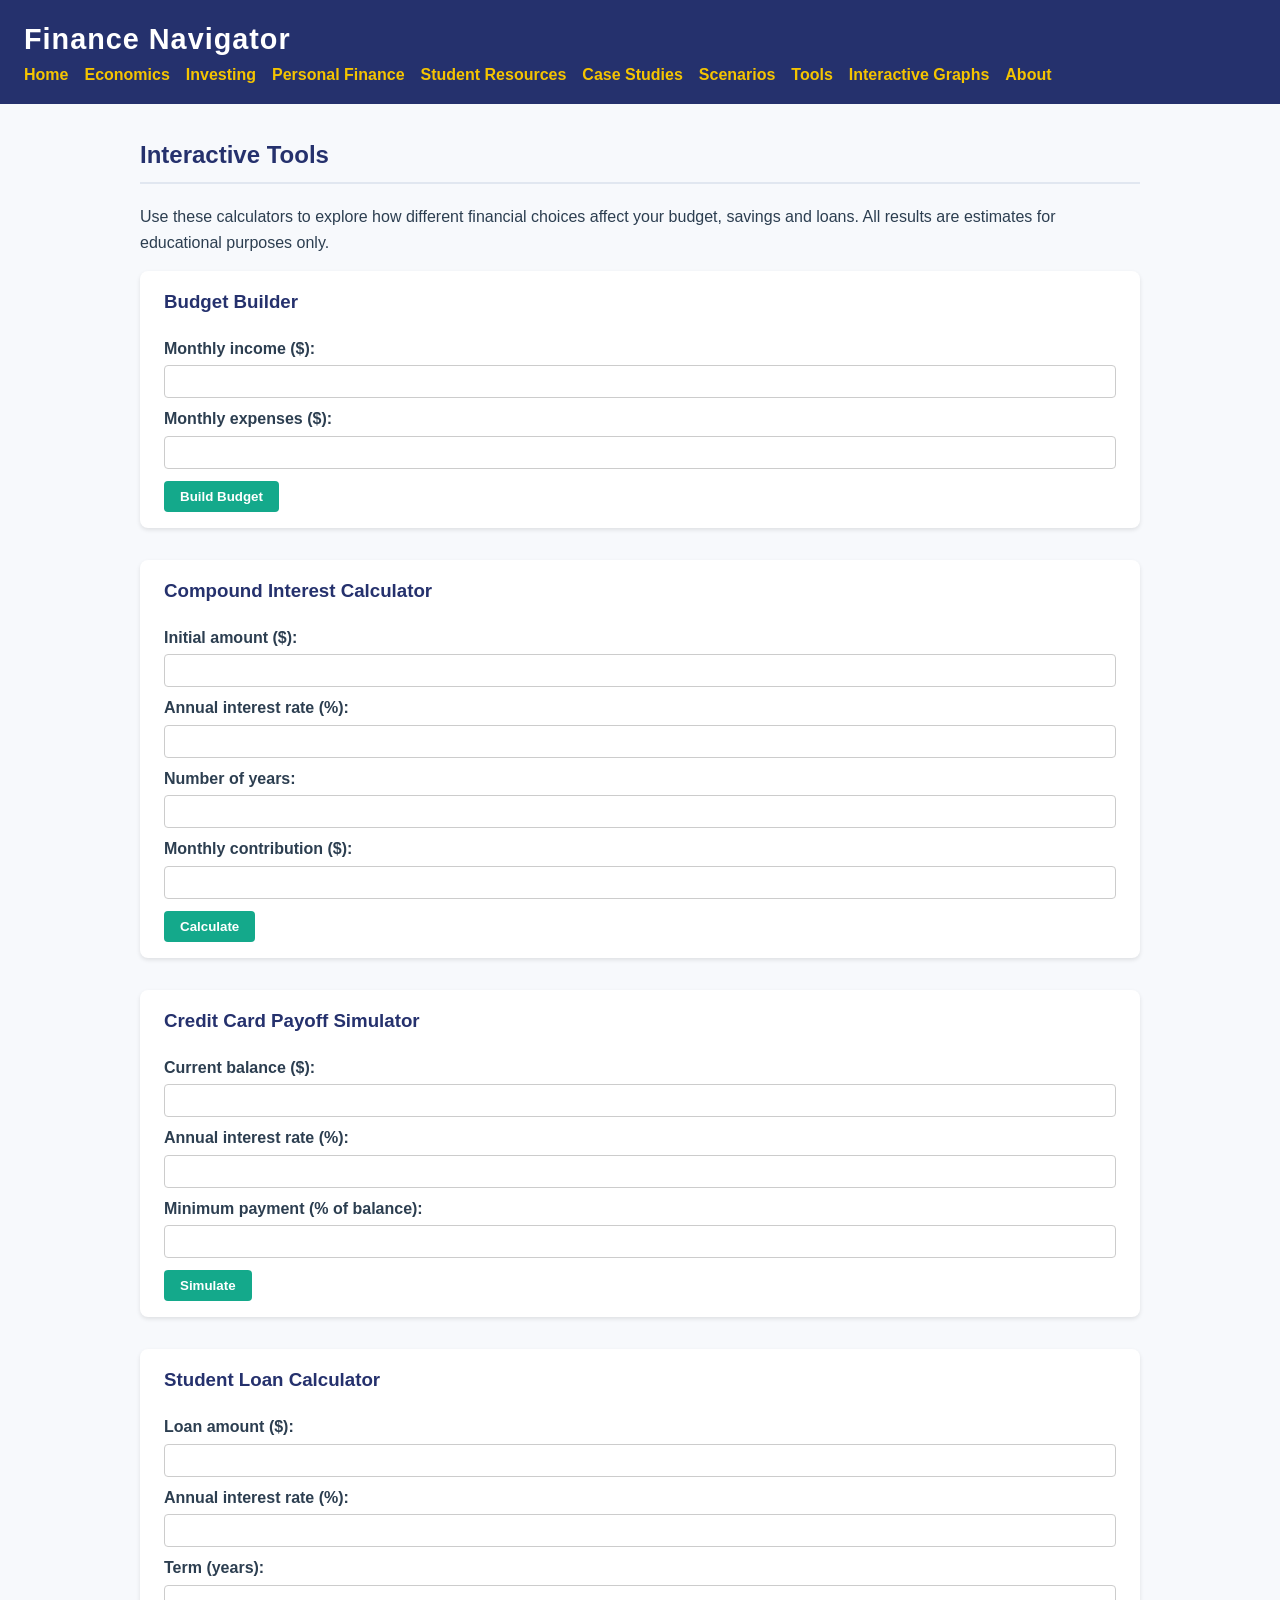
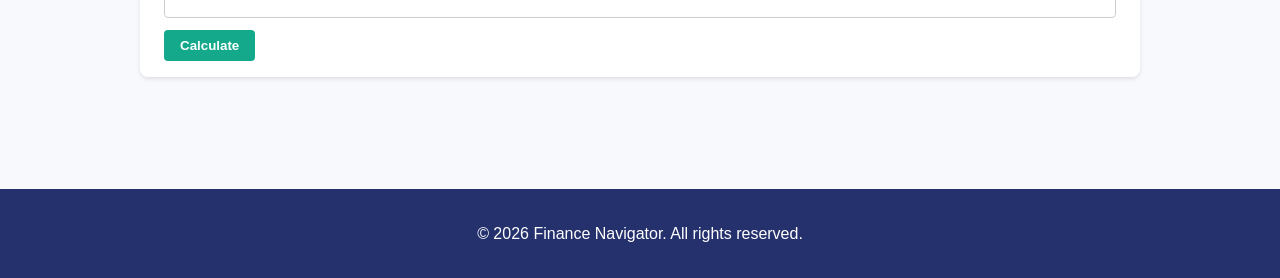
<file: tools.html>
<!DOCTYPE html>
<html lang="en">
<head>
    <!-- Google tag (gtag.js) -->
    <script async src="https://www.googletagmanager.com/gtag/js?id=G-CVTMG77074"></script>
    <script>
      window.dataLayer = window.dataLayer || [];
      function gtag(){dataLayer.push(arguments);}
      gtag('js', new Date());

      gtag('config', 'G-CVTMG77074');
    </script>

    <meta charset="UTF-8">
    <meta name="viewport" content="width=device-width, initial-scale=1.0">
    <title>Finance Navigator – Tools</title>
    <link rel="stylesheet" href="style.css">
</head>
<body>
    <header>
        <h1>Finance Navigator</h1>
        <nav>
            <ul>
                <li><a href="index.html">Home</a></li>
                <li><a href="economics.html">Economics</a></li>
                <li><a href="investing.html">Investing</a></li>
                <li><a href="personal_finance.html">Personal Finance</a></li>
                <li><a href="resources.html">Student Resources</a></li>
                <li><a href="examples.html">Case Studies</a></li>
                <li><a href="scenarios.html">Scenarios</a></li>
                <li><a href="tools.html">Tools</a></li>
                <li><a href="interactive.html">Interactive Graphs</a></li>
                <li><a href="about.html">About</a></li>
            </ul>
        </nav>
    </header>
    <main>
        <section>
            <h2>Interactive Tools</h2>
            <p>Use these calculators to explore how different financial choices
            affect your budget, savings and loans. All results are
            estimates for educational purposes only.</p>
            <!-- Budget Builder -->
            <div class="tool">
                <h3>Budget Builder</h3>
                <label for="income">Monthly income ($):</label>
                <input type="number" id="income" step="0.01">
                <label for="expenses">Monthly expenses ($):</label>
                <input type="number" id="expenses" step="0.01">
                <button onclick="buildBudget()">Build Budget</button>
                <div id="budget-result"></div>
            </div>
            <!-- Compound Interest Calculator -->
            <div class="tool">
                <h3>Compound Interest Calculator</h3>
                <label for="principal">Initial amount ($):</label>
                <input type="number" id="principal" step="0.01">
                <label for="rate">Annual interest rate (%):</label>
                <input type="number" id="rate" step="0.01">
                <label for="years">Number of years:</label>
                <input type="number" id="years" step="0.1">
                <label for="contrib">Monthly contribution ($):</label>
                <input type="number" id="contrib" step="0.01">
                <button onclick="calculateCompound()">Calculate</button>
                <div id="compound-result"></div>
            </div>
            <!-- Credit Card Payoff Simulator -->
            <div class="tool">
                <h3>Credit Card Payoff Simulator</h3>
                <label for="balance">Current balance ($):</label>
                <input type="number" id="balance" step="0.01">
                <label for="cc-rate">Annual interest rate (%):</label>
                <input type="number" id="cc-rate" step="0.01">
                <label for="min-payment">Minimum payment (% of balance):</label>
                <input type="number" id="min-payment" step="0.01">
                <button onclick="simulateCredit()">Simulate</button>
                <div id="credit-result"></div>
            </div>
            <!-- Student Loan Calculator -->
            <div class="tool">
                <h3>Student Loan Calculator</h3>
                <label for="loan-amount">Loan amount ($):</label>
                <input type="number" id="loan-amount" step="0.01">
                <label for="loan-rate">Annual interest rate (%):</label>
                <input type="number" id="loan-rate" step="0.01">
                <label for="loan-years">Term (years):</label>
                <input type="number" id="loan-years" step="0.1">
                <button onclick="calculateLoan()">Calculate</button>
                <div id="loan-result"></div>
            </div>
        </section>
    </main>
    <footer>
        <p>&copy; 2026 Finance Navigator. All rights reserved.</p>
    </footer>
    <script src="script.js"></script>
</body>
</html>
</file>
<file: style.css>
/*
 * Stylesheet for the Finance Explorer website.
 *
 * The design uses a clean, modern aesthetic with a dark blue header and
 * footer complemented by warm gold accent colours. Content areas sit on a
 * soft light background to enhance readability. The layout is responsive,
 * adjusting gracefully on small screens.
 */

body {
    font-family: Arial, Helvetica, sans-serif;
    margin: 0;
    padding: 0;
    background-color: #f7f9fc;
    color: #2c3e50;
    line-height: 1.6;
}

header {
    background-color: #25316d;
    color: #ffffff;
    padding: 1rem 1.5rem;
    display: flex;
    justify-content: space-between;
    align-items: center;
    flex-wrap: wrap;
}

header h1 {
    margin: 0;
    font-size: 1.8rem;
    letter-spacing: 1px;
}

nav ul {
    list-style: none;
    margin: 0;
    padding: 0;
    display: flex;
    gap: 1rem;
    flex-wrap: wrap;
}

nav a {
    color: #f5c400;
    text-decoration: none;
    font-weight: bold;
    transition: color 0.2s ease;
}

nav a:hover {
    text-decoration: underline;
    color: #ffe680;
}

main {
    padding: 2rem 1.5rem;
    max-width: 1000px;
    margin: 0 auto;
}

section {
    margin-bottom: 2rem;
}

section h2 {
    color: #25316d;
    margin-top: 0;
    border-bottom: 2px solid #e1e7f0;
    padding-bottom: 0.5rem;
}

section h3 {
    color: #25316d;
    margin-top: 1.2rem;
}

article {
    background-color: #ffffff;
    padding: 1rem 1.5rem;
    border-radius: 8px;
    box-shadow: 0 2px 4px rgba(0, 0, 0, 0.1);
    margin-bottom: 1.5rem;
}

article h3 {
    margin-top: 0;
}

footer {
    background-color: #25316d;
    color: #ffffff;
    text-align: center;
    padding: 1rem 1.5rem;
    margin-top: 3rem;
}

.tool {
    background-color: #ffffff;
    padding: 1rem 1.5rem;
    margin-bottom: 2rem;
    border-radius: 8px;
    box-shadow: 0 2px 4px rgba(0, 0, 0, 0.1);
}

.tool h3 {
    color: #25316d;
    margin-top: 0;
}

.tool label {
    display: block;
    margin-top: 0.5rem;
    font-weight: bold;
}

.tool input {
    width: 100%;
    padding: 0.5rem;
    margin-top: 0.25rem;
    border: 1px solid #cccccc;
    border-radius: 4px;
    box-sizing: border-box;
}

.tool button {
    margin-top: 0.75rem;
    padding: 0.5rem 1rem;
    background-color: #14a98b;
    color: #ffffff;
    border: none;
    border-radius: 4px;
    cursor: pointer;
    font-weight: bold;
    transition: background-color 0.2s ease;
}

.tool button:hover {
    background-color: #0f846e;
}

/* Figure styling for images */
figure {
    margin: 1rem 0;
    text-align: center;
}

figure img {
    max-width: 100%;
    height: auto;
    border-radius: 4px;
}

figcaption {
    font-size: 0.9rem;
    color: #666666;
    margin-top: 0.5rem;
}

#topic-content {
    margin-top: 1rem;
    background-color: #ffffff;
    padding: 1rem 1.5rem;
    border-radius: 8px;
    box-shadow: 0 2px 4px rgba(0, 0, 0, 0.1);
    color: #2c3e50;
}

/* Responsive adjustments */
@media (max-width: 700px) {
    nav ul {
        flex-direction: column;
        gap: 0.5rem;
    }
    header {
        flex-direction: column;
        align-items: flex-start;
    }
    header h1 {
        margin-bottom: 0.5rem;
    }
}
</file>
